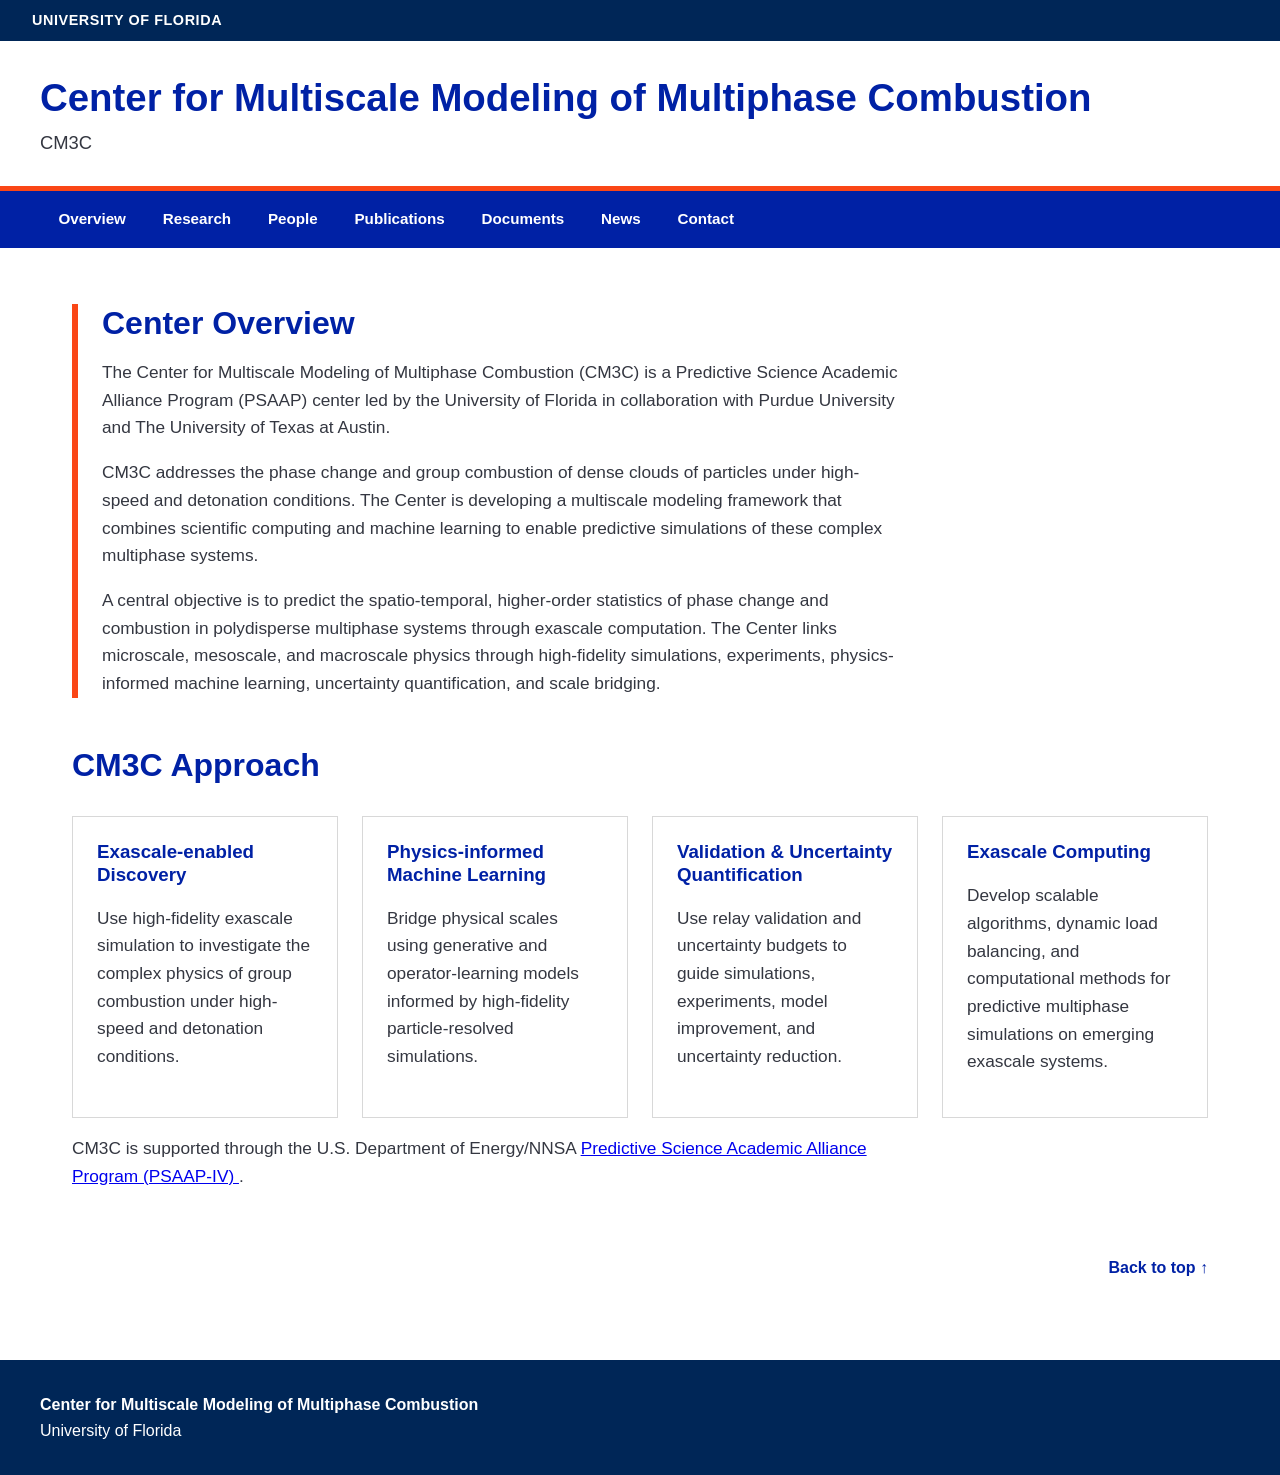
<file: index.html>
<!DOCTYPE html>
<html lang="en">

<head>
    <meta charset="UTF-8">
    <meta name="viewport" content="width=device-width, initial-scale=1.0">

    <title>Overview | CM3C | University of Florida</title>

    <link rel="stylesheet" href="css/style.css">
</head>

<body>

<div class="uf-bar">
    UNIVERSITY OF FLORIDA
</div>

<header>
    <div class="header-inner">

        <h1 class="center-name">
            Center for Multiscale Modeling of Multiphase Combustion
        </h1>

        <p class="center-acronym">
            CM3C
        </p>

    </div>
</header>


<nav aria-label="Main navigation">
    <div class="nav-inner">
        <a href="index.html">Overview</a>
        <a href="research.html">Research</a>
        <a href="people.html">People</a>
        <a href="publications.html">Publications</a>
        <a href="documents.html">Documents</a>
        <a href="news.html">News</a>
        <a href="contact.html">Contact</a>
    </div>
</nav>


<main>

<section class="intro">
    <h2>Center Overview</h2>

    <p>
        The Center for Multiscale Modeling of Multiphase Combustion
        (CM3C) is a Predictive Science Academic Alliance Program (PSAAP)
        center led by the University of Florida in collaboration with
        Purdue University and The University of Texas at Austin.
    </p>

    <p>
        CM3C addresses the phase change and group combustion of dense
        clouds of particles under high-speed and detonation conditions.
        The Center is developing a multiscale modeling framework that
        combines scientific computing and machine learning to enable
        predictive simulations of these complex multiphase systems.
    </p>

    <p>
        A central objective is to predict the spatio-temporal,
        higher-order statistics of phase change and combustion in
        polydisperse multiphase systems through exascale computation.
        The Center links microscale, mesoscale, and macroscale physics
        through high-fidelity simulations, experiments, physics-informed
        machine learning, uncertainty quantification, and scale bridging.
    </p>
</section>

<section>
    


<h2>CM3C Approach</h2>

    <div class="card-grid">

        <div class="card">
            <h3>Exascale-enabled Discovery</h3>
            <p>
                Use high-fidelity exascale simulation to investigate the
                complex physics of group combustion under high-speed and
                detonation conditions.
            </p>
        </div>

        <div class="card">
            <h3>Physics-informed Machine Learning</h3>
            <p>
                Bridge physical scales using generative and
                operator-learning models informed by high-fidelity
                particle-resolved simulations.
            </p>
        </div>

        <div class="card">
            <h3>Validation &amp; Uncertainty Quantification</h3>
            <p>
                Use relay validation and uncertainty budgets to guide
                simulations, experiments, model improvement, and
                uncertainty reduction.
            </p>
        </div>

        <div class="card">
            <h3>Exascale Computing</h3>
            <p>
                Develop scalable algorithms, dynamic load balancing,
                and computational methods for predictive multiphase
                simulations on emerging exascale systems.
            </p>
        </div>

    </div>

    <p class="psaap-link">
        CM3C is supported through the U.S. Department of Energy/NNSA
        <a href="https://psaap.llnl.gov/" target="_blank" rel="noopener noreferrer">
            Predictive Science Academic Alliance Program (PSAAP-IV)
        </a>.
    </p>

</section>

<div class="back-to-top">
    <a href="#">Back to top &uarr;</a>
</div>

</main>

<footer>
    <div class="footer-inner">
        <p>
            <strong>
                Center for Multiscale Modeling of Multiphase Combustion
            </strong><br>
            University of Florida
        </p>
    </div>
</footer>

</body>
</html>
</file>
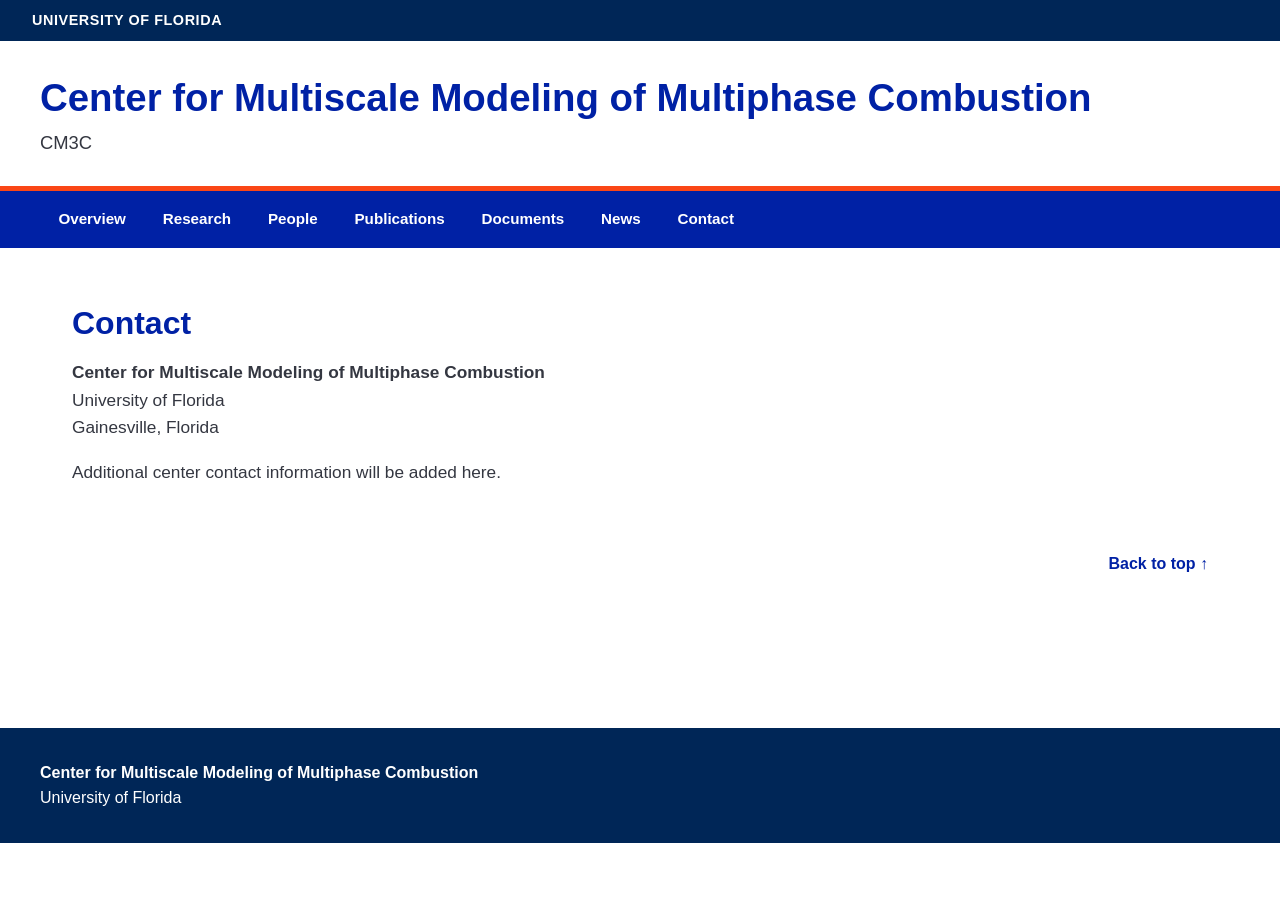
<file: contact.html>
<!DOCTYPE html>
<html lang="en">

<head>
    <meta charset="UTF-8">
    <meta name="viewport" content="width=device-width, initial-scale=1.0">

    <title>Contact | CM3C | University of Florida</title>

    <link rel="stylesheet" href="css/style.css">
</head>

<body>

<div class="uf-bar">
    UNIVERSITY OF FLORIDA
</div>

<header>
    <div class="header-inner">

        <h1 class="center-name">
            Center for Multiscale Modeling of Multiphase Combustion
        </h1>

        <p class="center-acronym">
            CM3C
        </p>

    </div>
</header>


<nav aria-label="Main navigation">
    <div class="nav-inner">
        <a href="index.html">Overview</a>
        <a href="research.html">Research</a>
        <a href="people.html">People</a>
        <a href="publications.html">Publications</a>
        <a href="documents.html">Documents</a>
        <a href="news.html">News</a>
        <a href="contact.html">Contact</a>
    </div>
</nav>


<main>

<h2>Contact</h2>

<p>
    <strong>
        Center for Multiscale Modeling of Multiphase Combustion
    </strong><br>
    University of Florida<br>
    Gainesville, Florida
</p>

<p>
    Additional center contact information will be added here.
</p>

<div class="back-to-top">
    <a href="#">Back to top &uarr;</a>
</div>

</main>

<footer>
    <div class="footer-inner">
        <p>
            <strong>
                Center for Multiscale Modeling of Multiphase Combustion
            </strong><br>
            University of Florida
        </p>
    </div>
</footer>

</body>
</html>
</file>
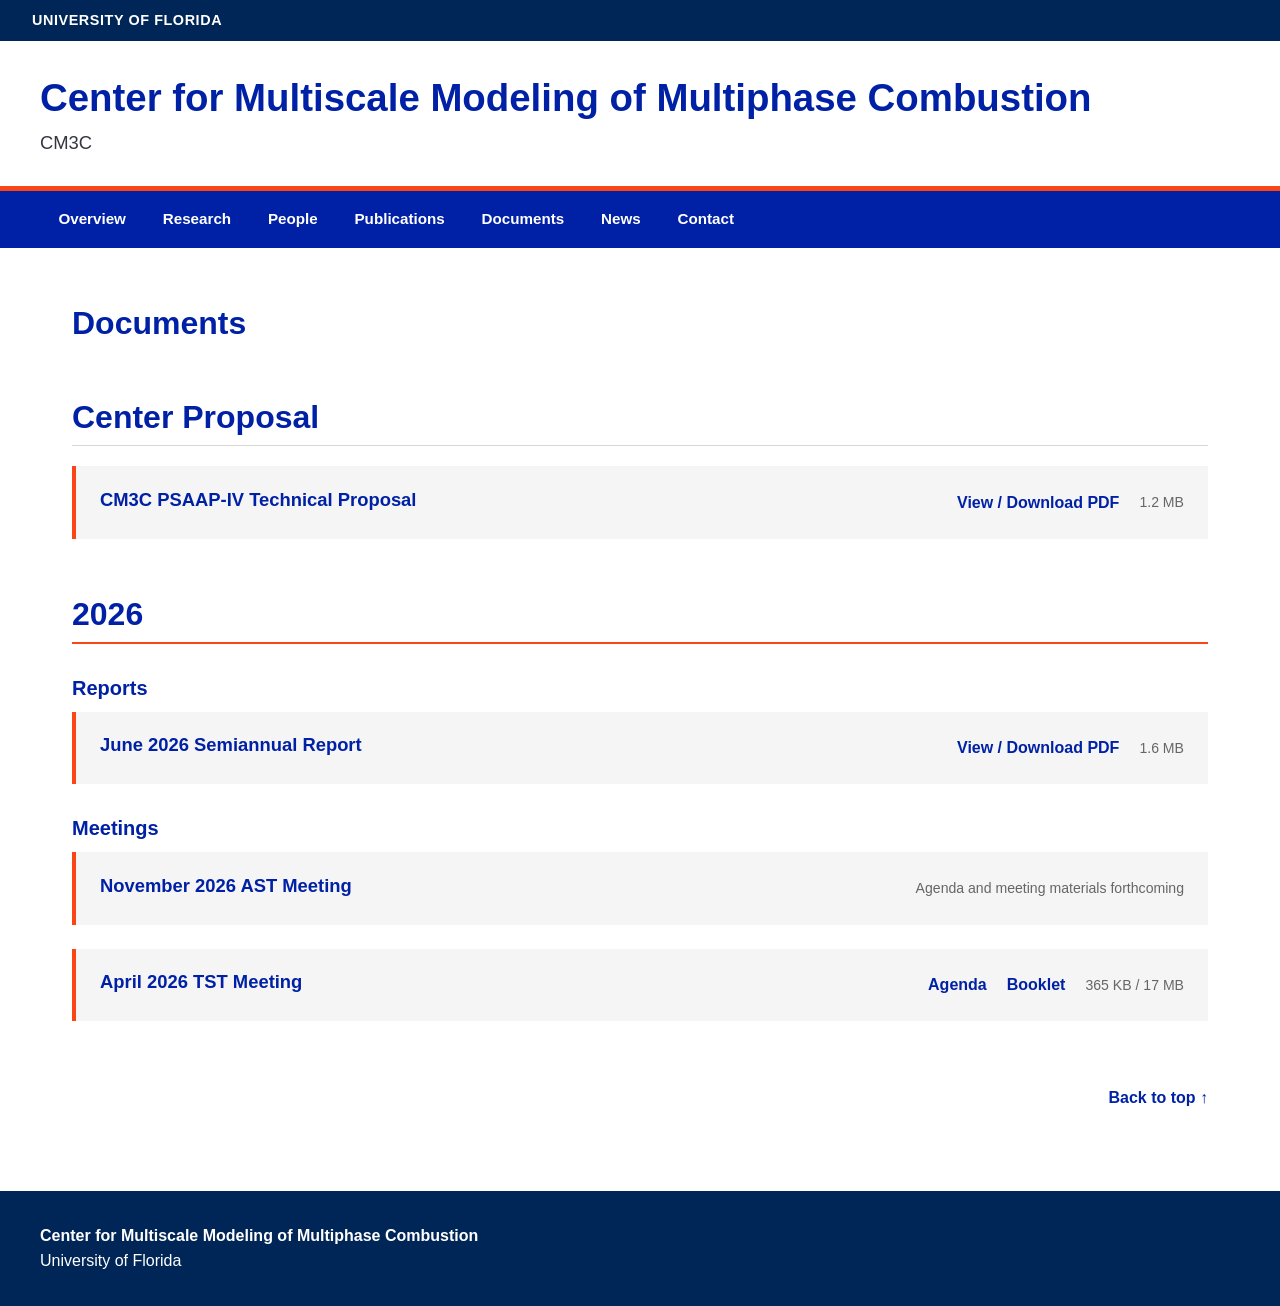
<file: documents.html>
<!DOCTYPE html>
<html lang="en">

<head>
    <meta charset="UTF-8">
    <meta name="viewport" content="width=device-width, initial-scale=1.0">

    <title>Documents | CM3C | University of Florida</title>

    <link rel="stylesheet" href="css/style.css">
</head>

<body>

<div class="uf-bar">
    UNIVERSITY OF FLORIDA
</div>

<header>
    <div class="header-inner">

        <h1 class="center-name">
            Center for Multiscale Modeling of Multiphase Combustion
        </h1>

        <p class="center-acronym">
            CM3C
        </p>

    </div>
</header>


<nav aria-label="Main navigation">
    <div class="nav-inner">
        <a href="index.html">Overview</a>
        <a href="research.html">Research</a>
        <a href="people.html">People</a>
        <a href="publications.html">Publications</a>
        <a href="documents.html">Documents</a>
        <a href="news.html">News</a>
        <a href="contact.html">Contact</a>
    </div>
</nav>


<main>

<h2>Documents</h2>


<section class="documents-section">

    <h2>Center Proposal</h2>

    <div class="document-entry">
        <div class="document-info">
            <h3>CM3C PSAAP-IV Technical Proposal</h3>
        </div>

        <div class="document-links">
            <a href="documents/proposal/CM3C_PSAAP4_Proposal.pdf">
                View / Download PDF
            </a>
            <span class="document-size">1.2 MB</span>
        </div>
    </div>

</section>


<section class="document-year">

    <h2>2026</h2>

    <h3 class="document-category">Reports</h3>

    <div class="document-entry">
        <div class="document-info">
            <h3>June 2026 Semiannual Report</h3>
        </div>

        <div class="document-links">
            <a href="documents/reports/CM3C_Semiannual_Report_June_2026.pdf">
                View / Download PDF
            </a>
            <span class="document-size">1.6 MB</span>
        </div>
    </div>


    <h3 class="document-category">Meetings</h3>

    <div class="document-entry">
        <div class="document-info">
            <h3>November 2026 AST Meeting</h3>
        </div>
        <div class="document-links">
            <span class="document-size">
                Agenda and meeting materials forthcoming
            </span>
        </div>
    </div>

    <div class="document-entry">
        <div class="document-info">
            <h3>April 2026 TST Meeting</h3>
        </div>

        <div class="document-links">
            <a href="documents/tst/CM3C_TST_April_2026_Agenda.pdf">
                Agenda
            </a>

            <a href="documents/tst/CM3C_TST_April_2026_Booklet.pdf">
                Booklet
            </a>

            <span class="document-size">365 KB / 17 MB</span>
        </div>
    </div>

</section>

<div class="back-to-top">
    <a href="#">Back to top &uarr;</a>
</div>

</main>

<footer>
    <div class="footer-inner">
        <p>
            <strong>
                Center for Multiscale Modeling of Multiphase Combustion
            </strong><br>
            University of Florida
        </p>
    </div>
</footer>

</body>
</html>
</file>
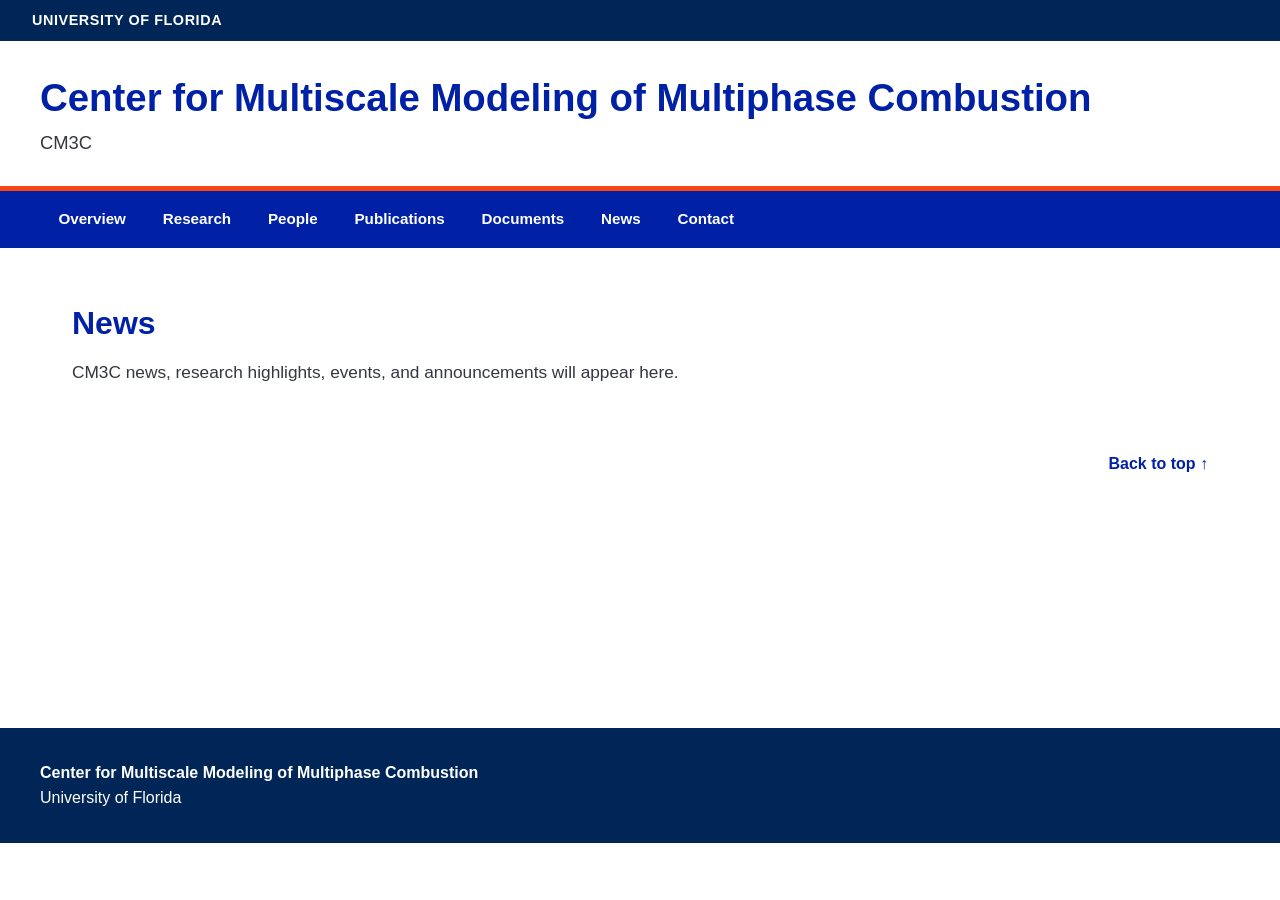
<file: news.html>
<!DOCTYPE html>
<html lang="en">

<head>
    <meta charset="UTF-8">
    <meta name="viewport" content="width=device-width, initial-scale=1.0">

    <title>News | CM3C | University of Florida</title>

    <link rel="stylesheet" href="css/style.css">
</head>

<body>

<div class="uf-bar">
    UNIVERSITY OF FLORIDA
</div>

<header>
    <div class="header-inner">

        <h1 class="center-name">
            Center for Multiscale Modeling of Multiphase Combustion
        </h1>

        <p class="center-acronym">
            CM3C
        </p>

    </div>
</header>


<nav aria-label="Main navigation">
    <div class="nav-inner">
        <a href="index.html">Overview</a>
        <a href="research.html">Research</a>
        <a href="people.html">People</a>
        <a href="publications.html">Publications</a>
        <a href="documents.html">Documents</a>
        <a href="news.html">News</a>
        <a href="contact.html">Contact</a>
    </div>
</nav>


<main>

<h2>News</h2>

<p>
    CM3C news, research highlights, events, and announcements
    will appear here.
</p>

<div class="back-to-top">
    <a href="#">Back to top &uarr;</a>
</div>

</main>

<footer>
    <div class="footer-inner">
        <p>
            <strong>
                Center for Multiscale Modeling of Multiphase Combustion
            </strong><br>
            University of Florida
        </p>
    </div>
</footer>

</body>
</html>
</file>
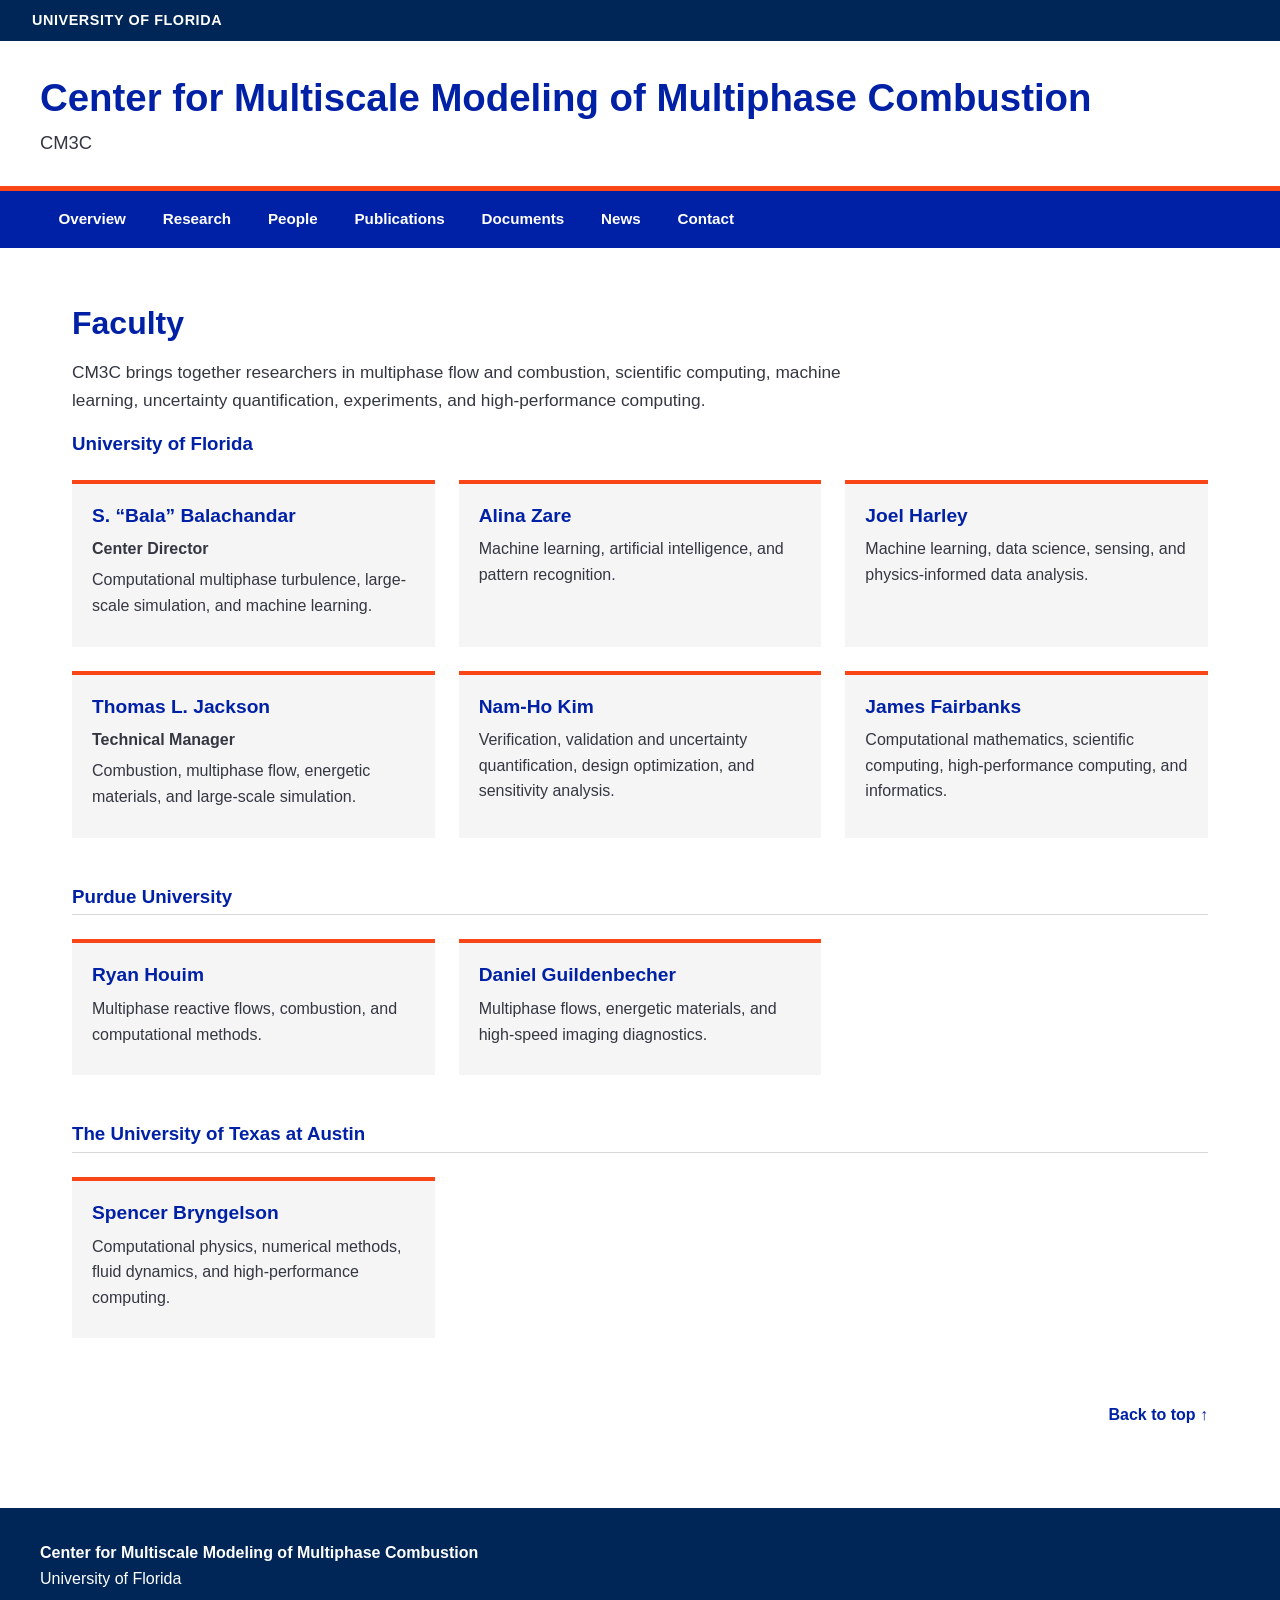
<file: people.html>
<!DOCTYPE html>
<html lang="en">

<head>
    <meta charset="UTF-8">
    <meta name="viewport" content="width=device-width, initial-scale=1.0">

    <title>People | CM3C | University of Florida</title>

    <link rel="stylesheet" href="css/style.css">
</head>

<body>

<div class="uf-bar">
    UNIVERSITY OF FLORIDA
</div>

<header>
    <div class="header-inner">

        <h1 class="center-name">
            Center for Multiscale Modeling of Multiphase Combustion
        </h1>

        <p class="center-acronym">
            CM3C
        </p>

    </div>
</header>


<nav aria-label="Main navigation">
    <div class="nav-inner">
        <a href="index.html">Overview</a>
        <a href="research.html">Research</a>
        <a href="people.html">People</a>
        <a href="publications.html">Publications</a>
        <a href="documents.html">Documents</a>
        <a href="news.html">News</a>
        <a href="contact.html">Contact</a>
    </div>
</nav>


<main>

<h2>Faculty</h2>

<p>
    CM3C brings together researchers in multiphase flow and combustion,
    scientific computing, machine learning, uncertainty quantification,
    experiments, and high-performance computing.
</p>

<h3>University of Florida</h3>

<div class="people-grid">

    <div class="person">
        <h3>S. “Bala” Balachandar</h3>
        <p class="person-role">Center Director</p>
        <p>
            Computational multiphase turbulence, large-scale simulation,
            and machine learning.
        </p>
    </div>

    <div class="person">
        <h3>Alina Zare</h3>
        <p>
            Machine learning, artificial intelligence, and
            pattern recognition.
        </p>
    </div>

    <div class="person">
        <h3>Joel Harley</h3>
        <p>
            Machine learning, data science, sensing, and
            physics-informed data analysis.
        </p>
    </div>

    <div class="person">
        <h3>Thomas L. Jackson</h3>
        <p class="person-role">Technical Manager</p>
        <p>
            Combustion, multiphase flow, energetic materials,
            and large-scale simulation.
        </p>
    </div>

    <div class="person">
        <h3>Nam-Ho Kim</h3>
        <p>
            Verification, validation and uncertainty quantification,
            design optimization, and sensitivity analysis.
        </p>
    </div>

    <div class="person">
        <h3>James Fairbanks</h3>
        <p>
            Computational mathematics, scientific computing,
            high-performance computing, and informatics.
        </p>
    </div>

</div>


<h3 class="institution-heading">Purdue University</h3>

<div class="people-grid">

    <div class="person">
        <h3>Ryan Houim</h3>
        <p>
            Multiphase reactive flows, combustion,
            and computational methods.
        </p>
    </div>

    <div class="person">
        <h3>Daniel Guildenbecher</h3>
        <p>
            Multiphase flows, energetic materials,
            and high-speed imaging diagnostics.
        </p>
    </div>

</div>


<h3 class="institution-heading">The University of Texas at Austin</h3>

<div class="people-grid">

    <div class="person">
        <h3>Spencer Bryngelson</h3>
        <p>
            Computational physics, numerical methods,
            fluid dynamics, and high-performance computing.
        </p>
    </div>

</div>

<div class="back-to-top">
    <a href="#">Back to top &uarr;</a>
</div>

</main>

<footer>
    <div class="footer-inner">
        <p>
            <strong>
                Center for Multiscale Modeling of Multiphase Combustion
            </strong><br>
            University of Florida
        </p>
    </div>
</footer>

</body>
</html>
</file>
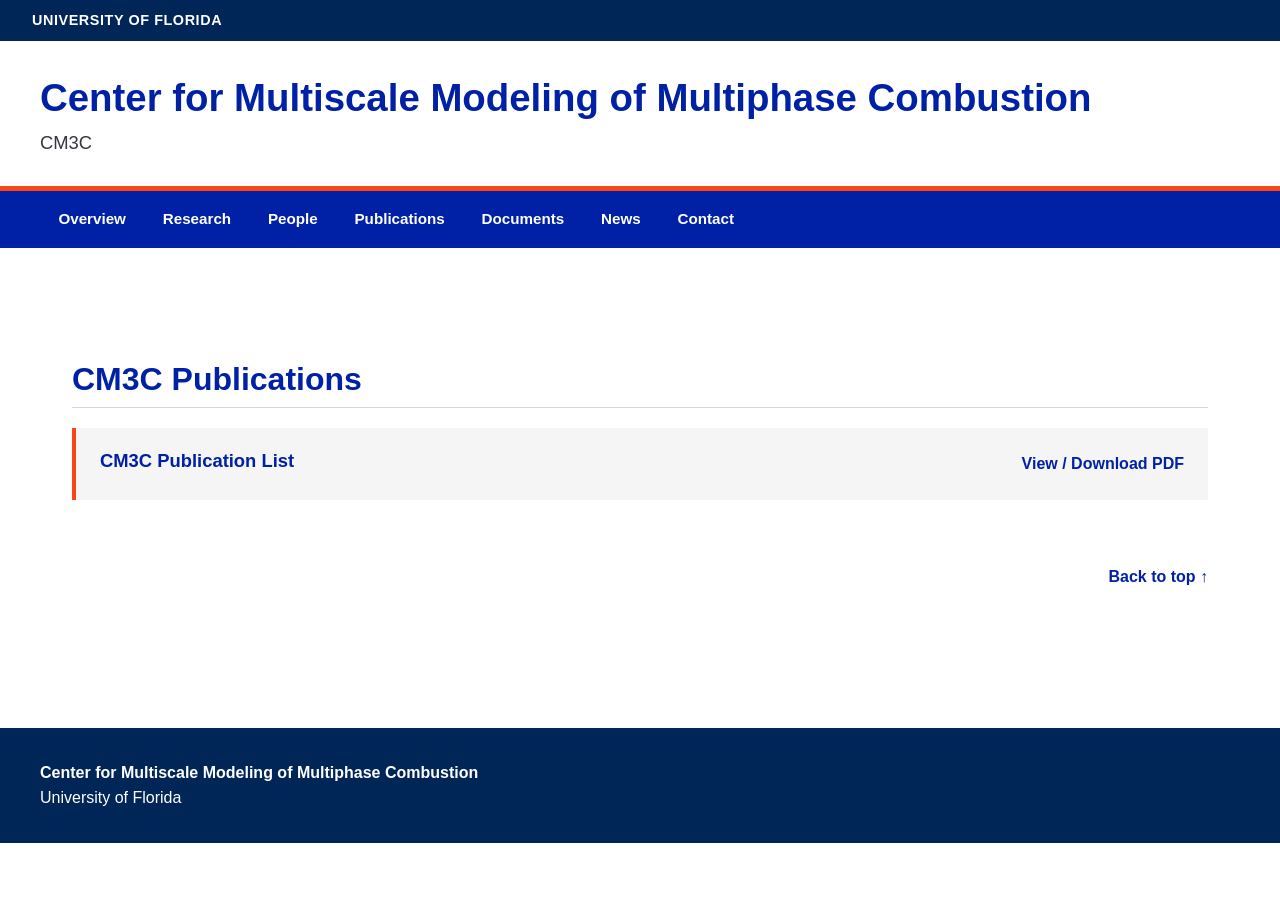
<file: publications.html>
<!DOCTYPE html>
<html lang="en">

<head>
    <meta charset="UTF-8">
    <meta name="viewport" content="width=device-width, initial-scale=1.0">

    <title>Publications | CM3C | University of Florida</title>

    <link rel="stylesheet" href="css/style.css">
</head>

<body>

<div class="uf-bar">
    UNIVERSITY OF FLORIDA
</div>

<header>
    <div class="header-inner">

        <h1 class="center-name">
            Center for Multiscale Modeling of Multiphase Combustion
        </h1>

        <p class="center-acronym">
            CM3C
        </p>

    </div>
</header>


<nav aria-label="Main navigation">
    <div class="nav-inner">
        <a href="index.html">Overview</a>
        <a href="research.html">Research</a>
        <a href="people.html">People</a>
        <a href="publications.html">Publications</a>
        <a href="documents.html">Documents</a>
        <a href="news.html">News</a>
        <a href="contact.html">Contact</a>
    </div>
</nav>


<main>

<section class="documents-section">

    <h2>CM3C Publications</h2>

    <div class="document-entry">

        <div class="document-info">
            <h3>CM3C Publication List</h3>
        </div>

        <div class="document-links">
            <a href="documents/publications/CM3C_Publications.pdf">
                View / Download PDF
            </a>
        </div>

    </div>

</section>

<div class="back-to-top">
    <a href="#">Back to top &uarr;</a>
</div>

</main>

<footer>
    <div class="footer-inner">
        <p>
            <strong>
                Center for Multiscale Modeling of Multiphase Combustion
            </strong><br>
            University of Florida
        </p>
    </div>
</footer>

</body>
</html>
</file>
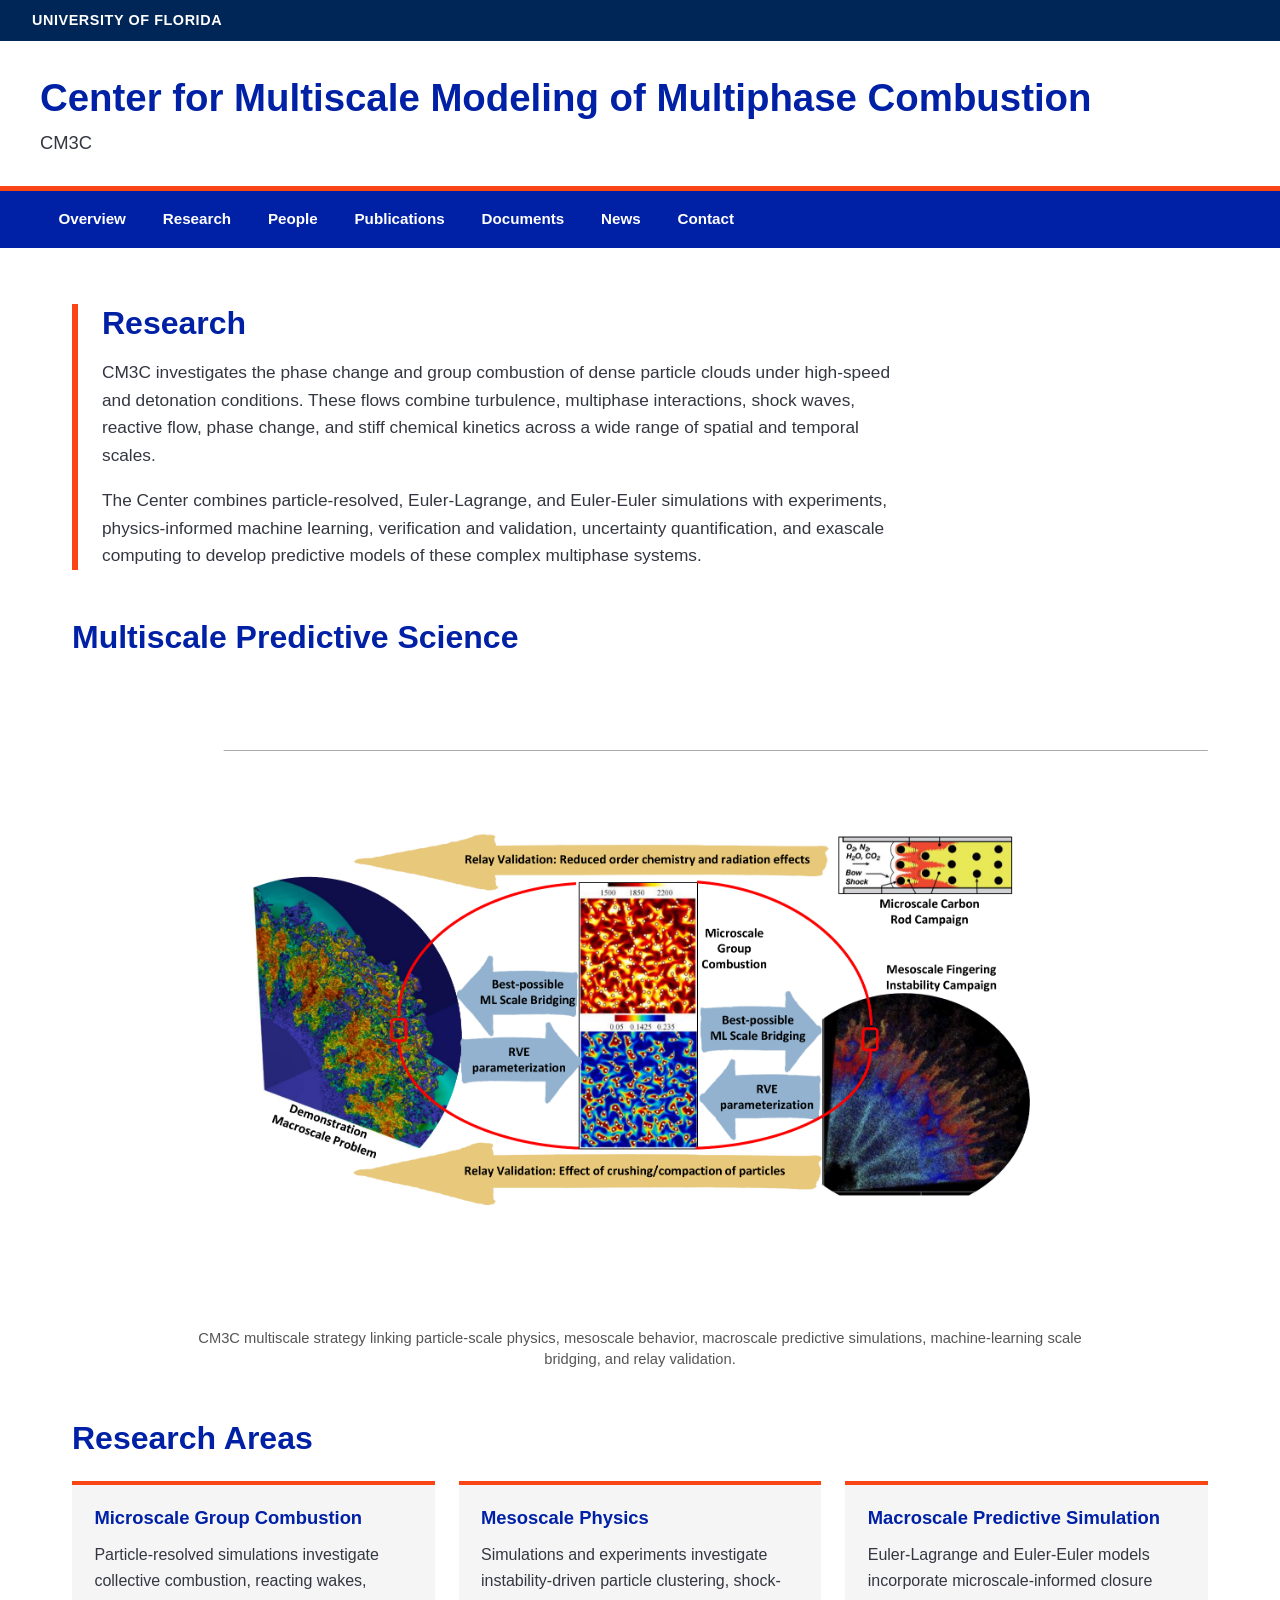
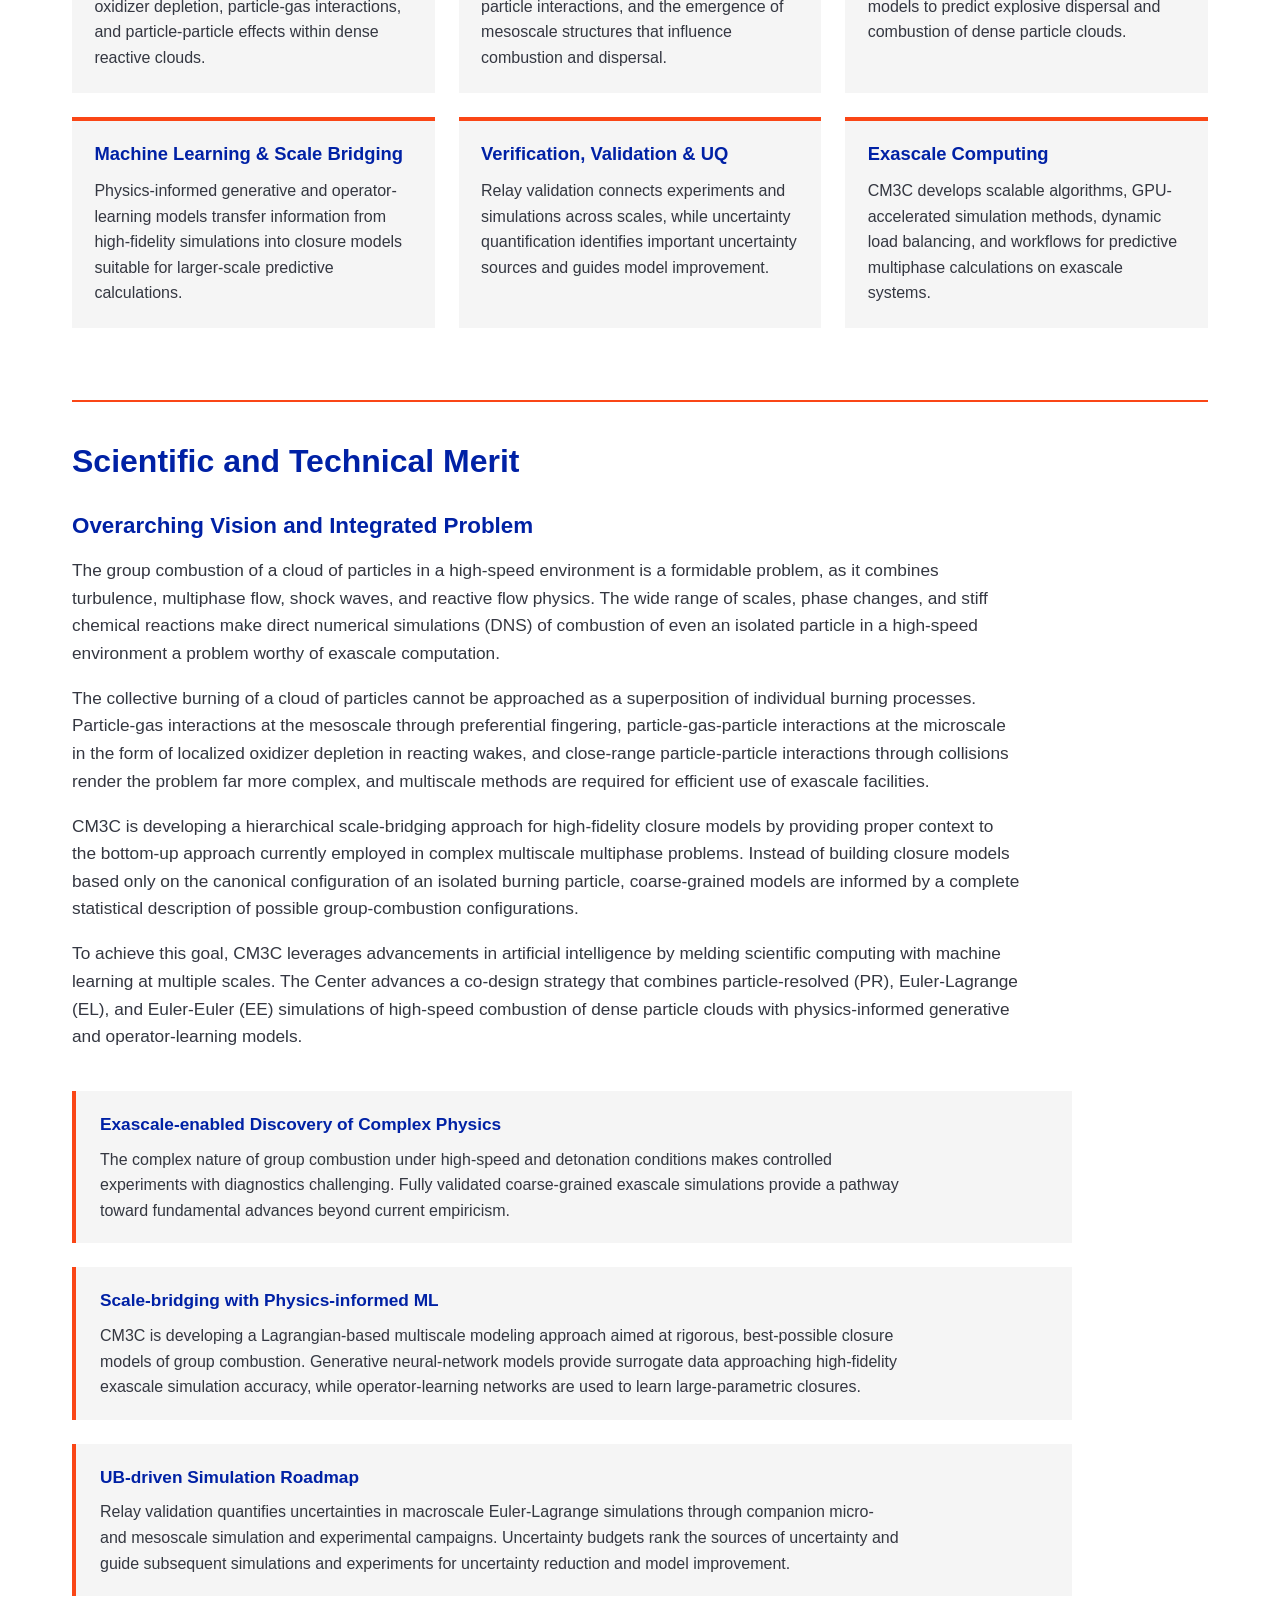
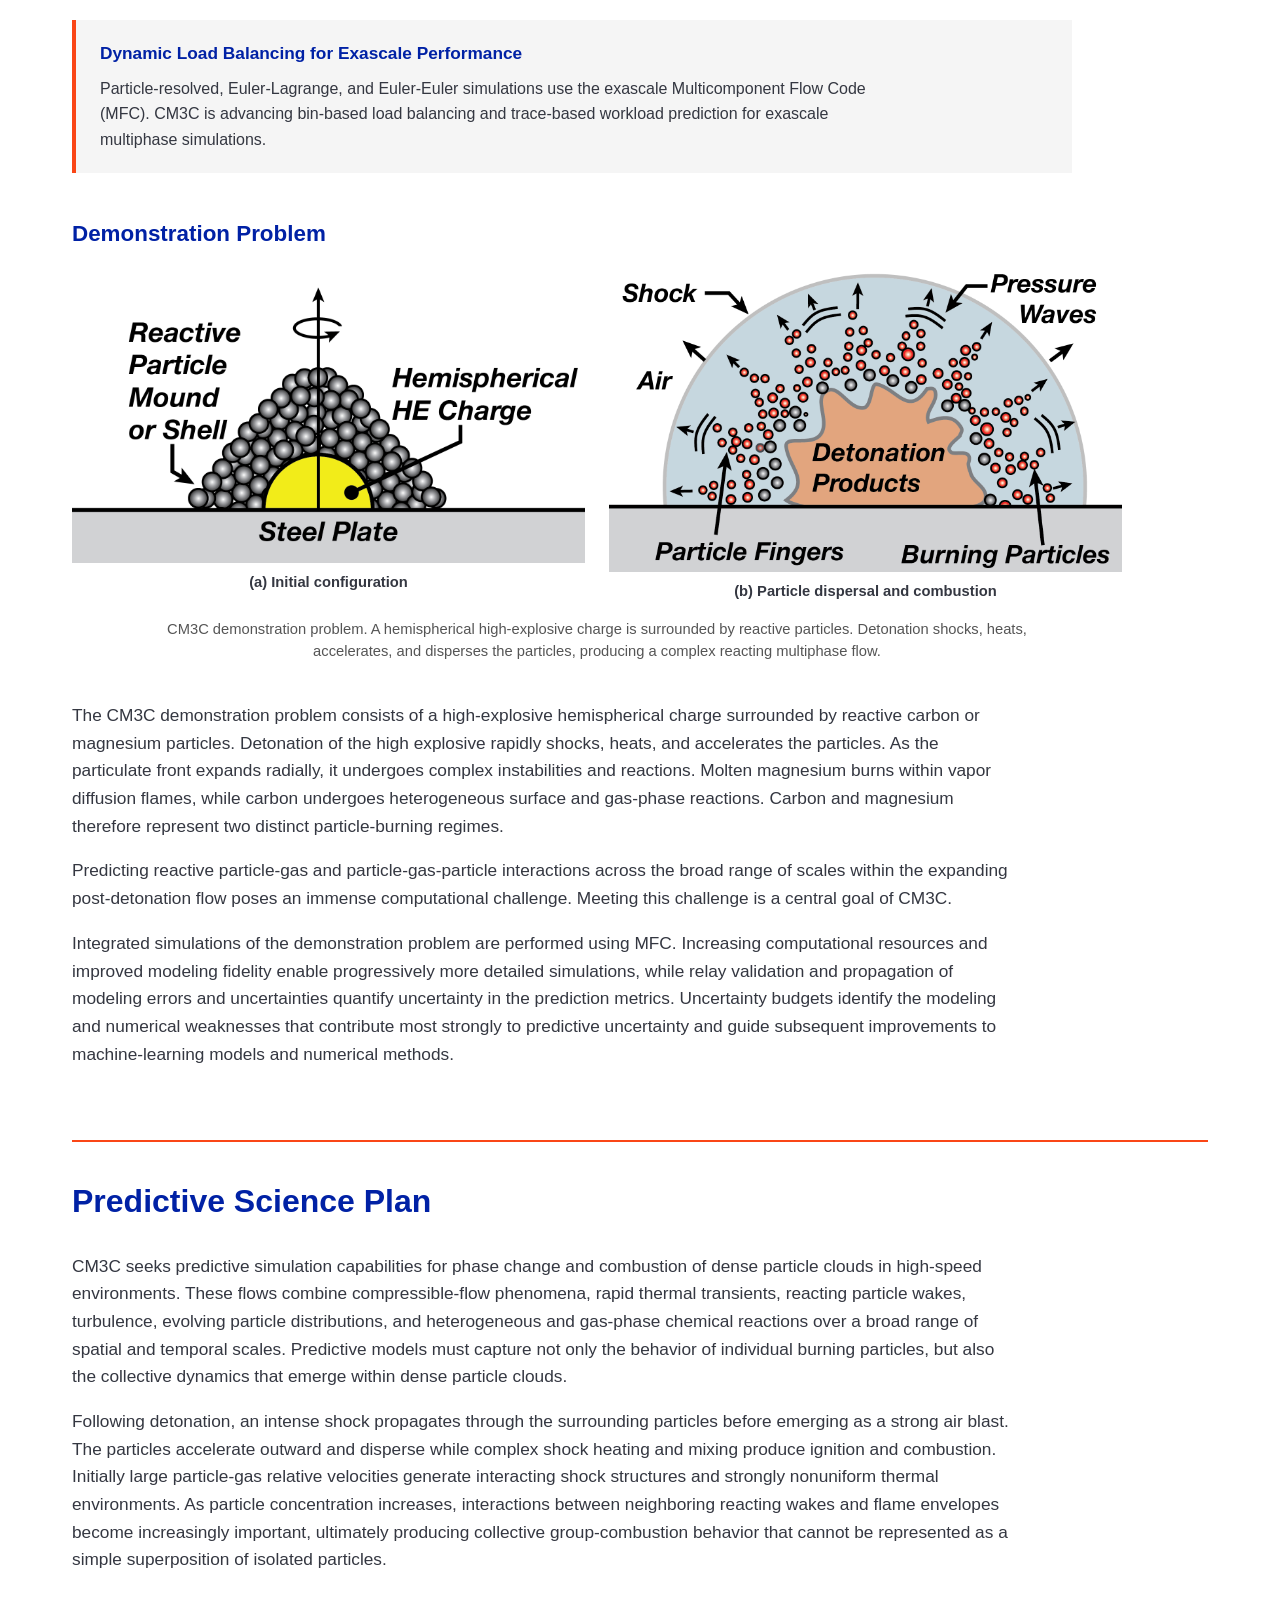
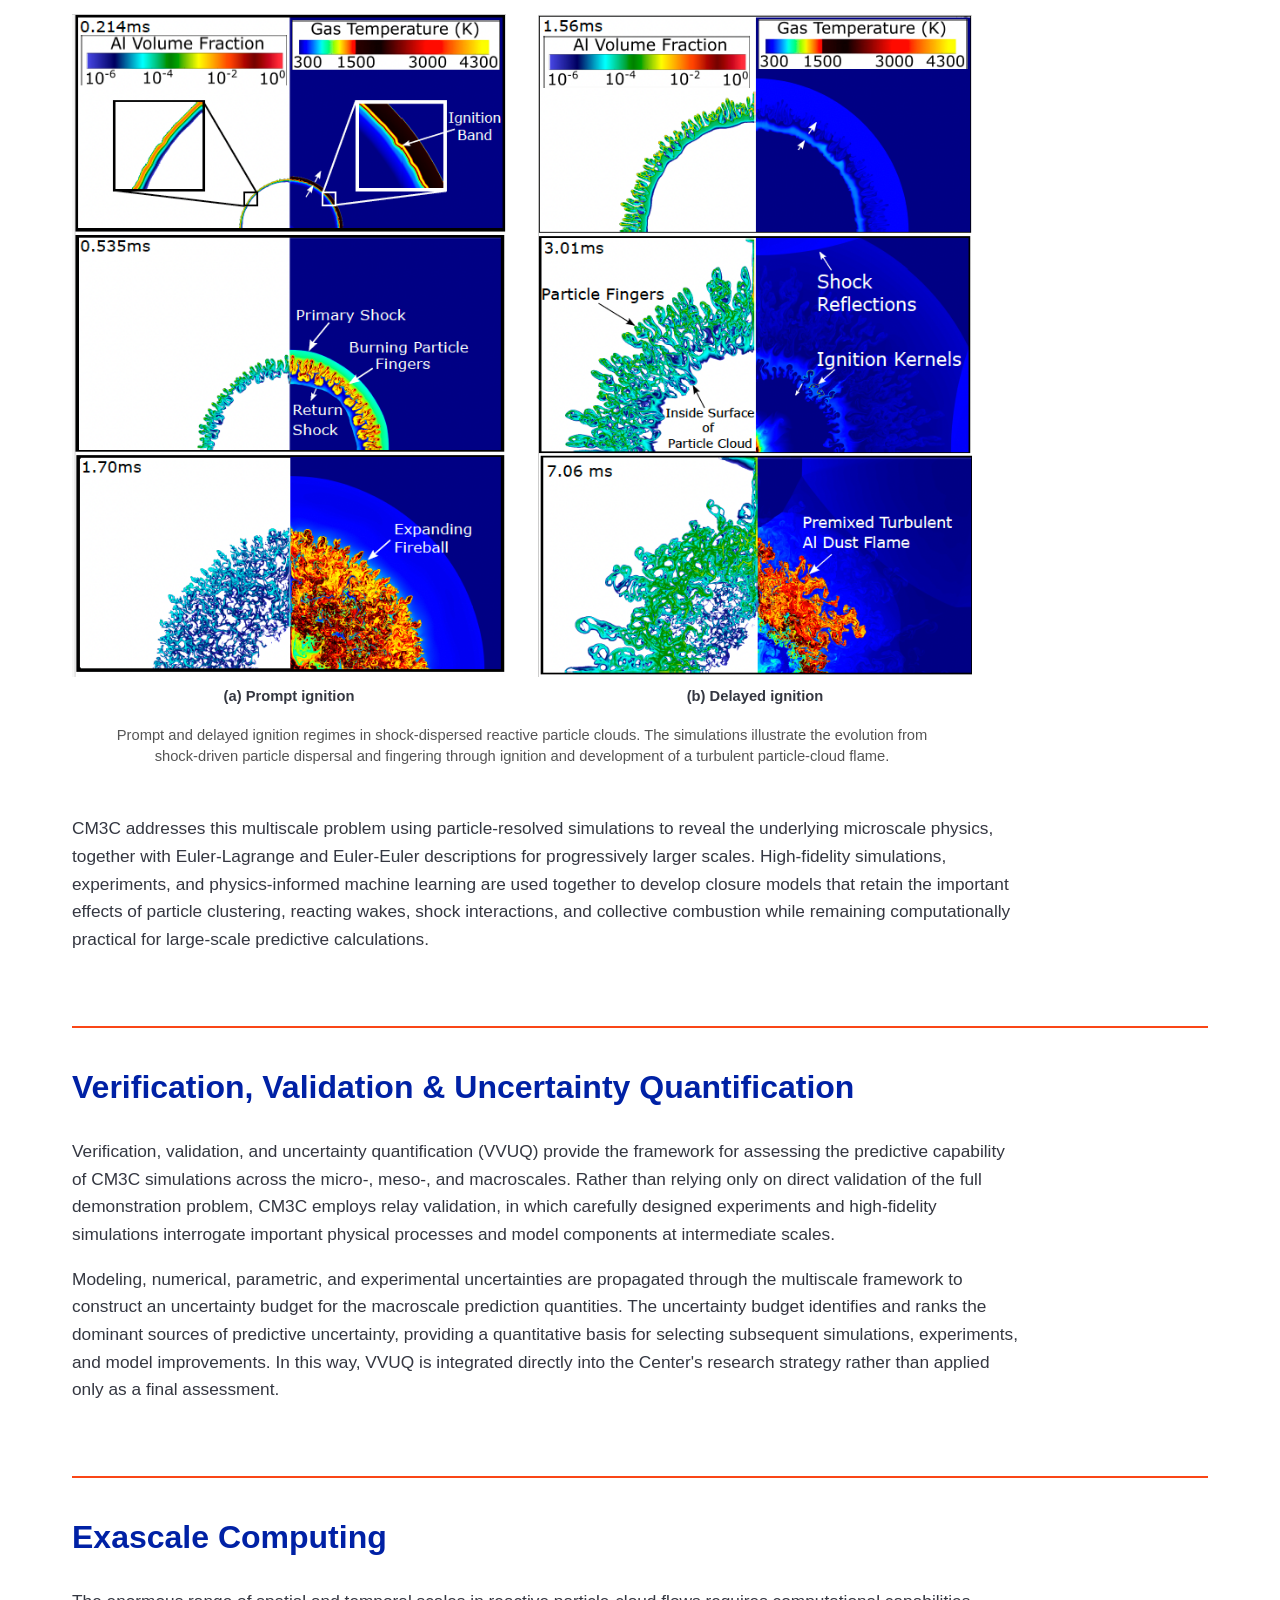
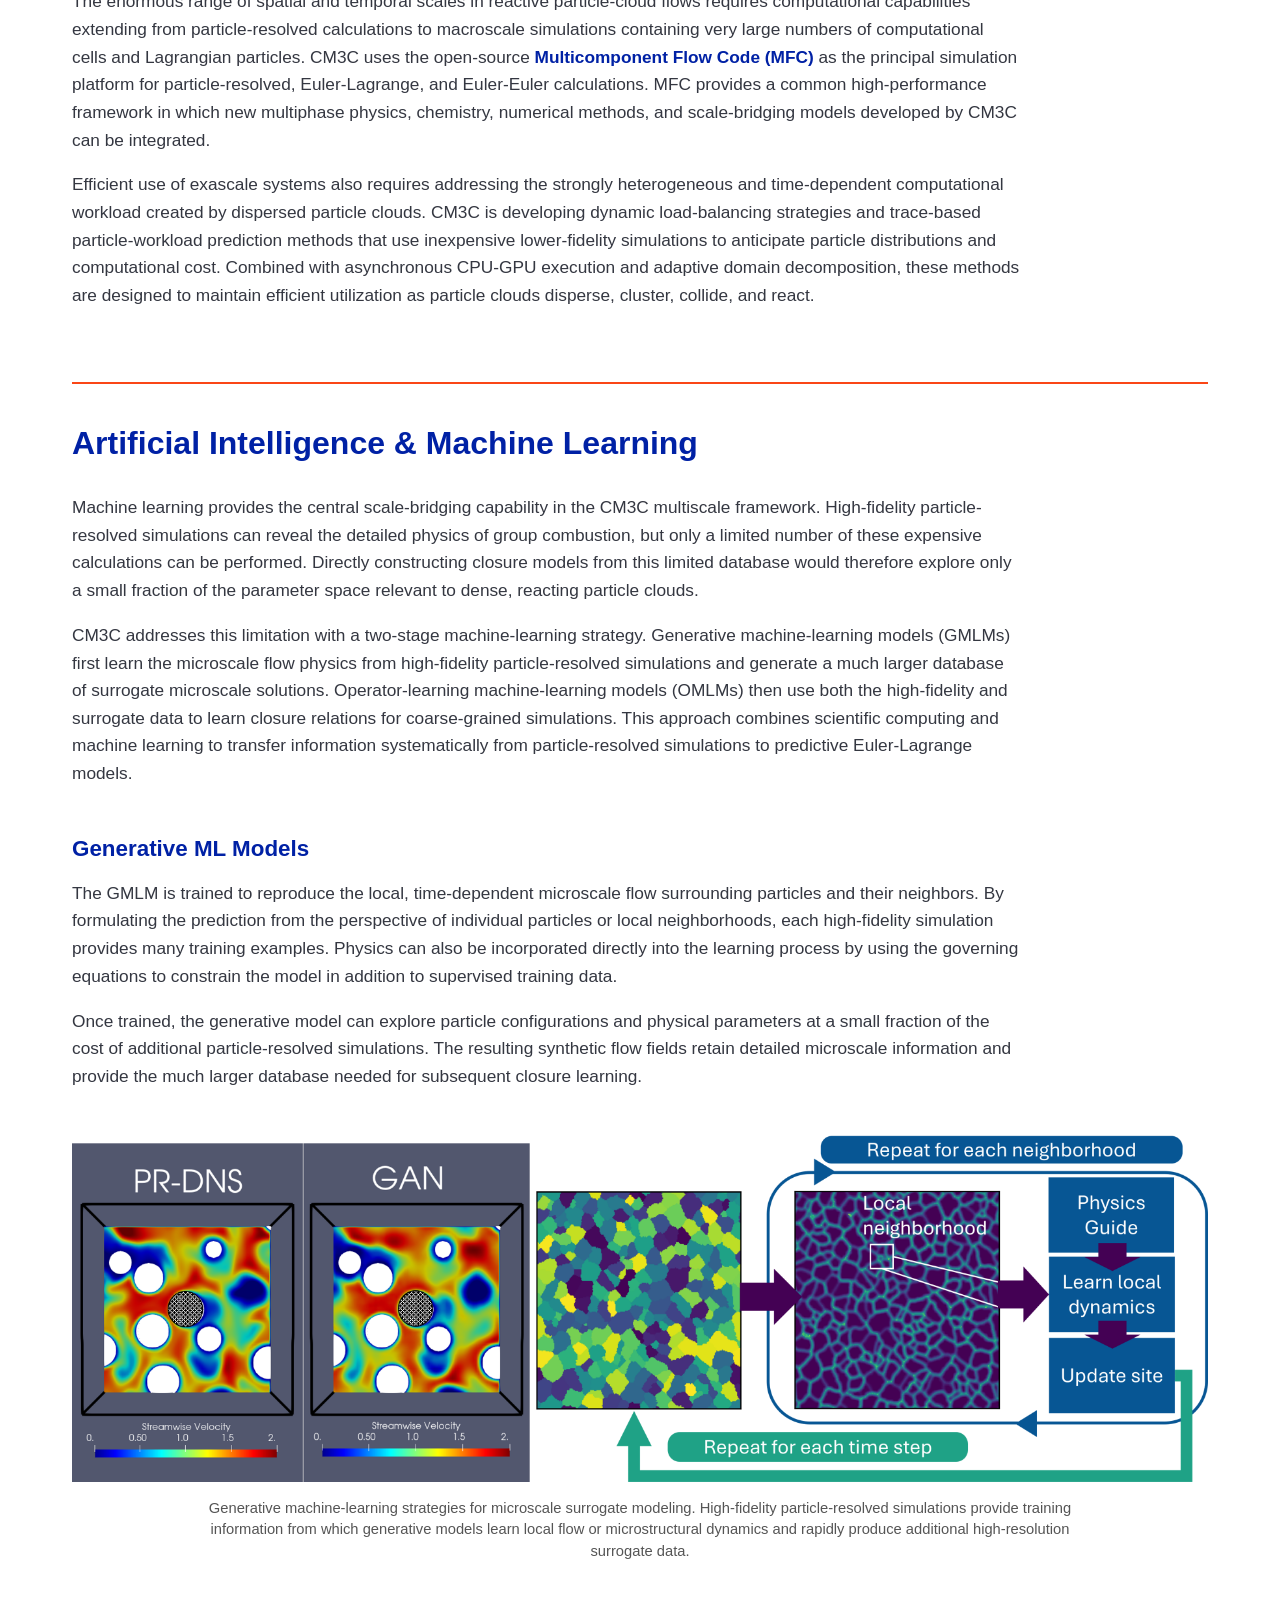
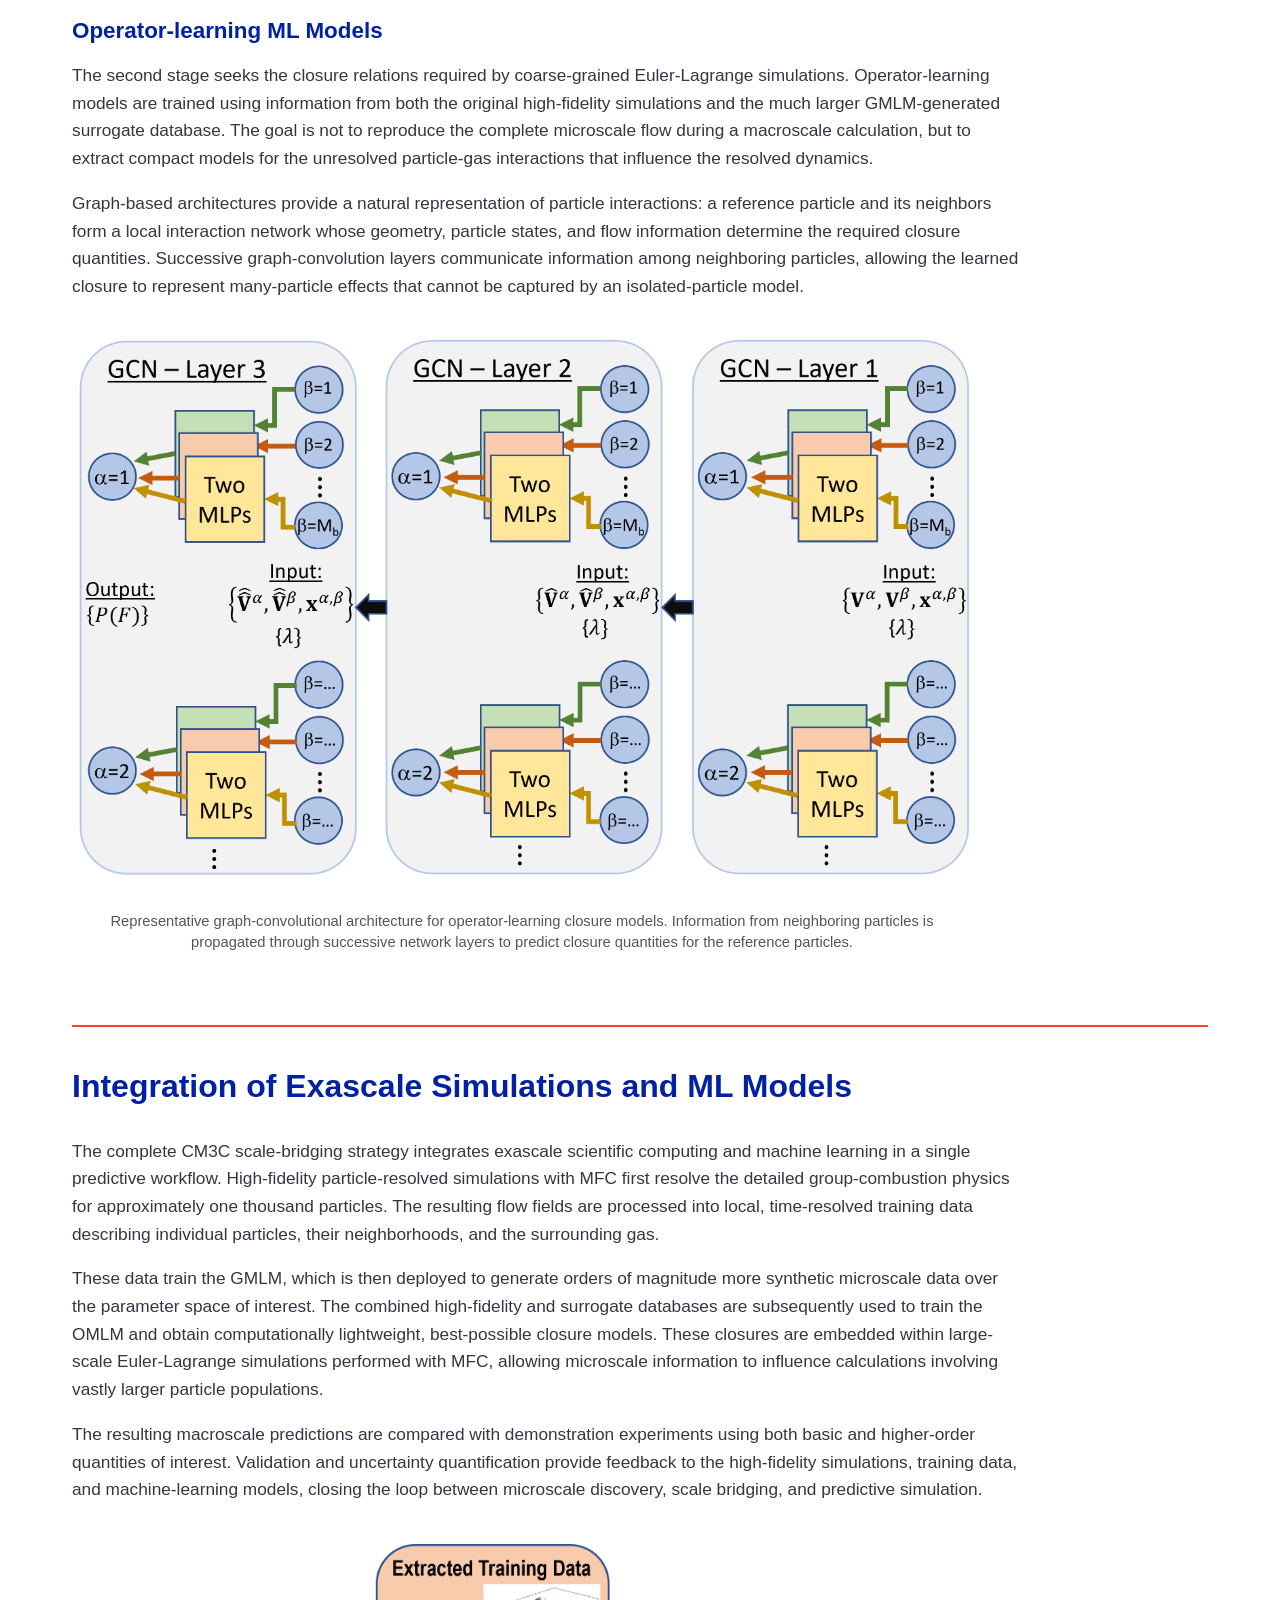
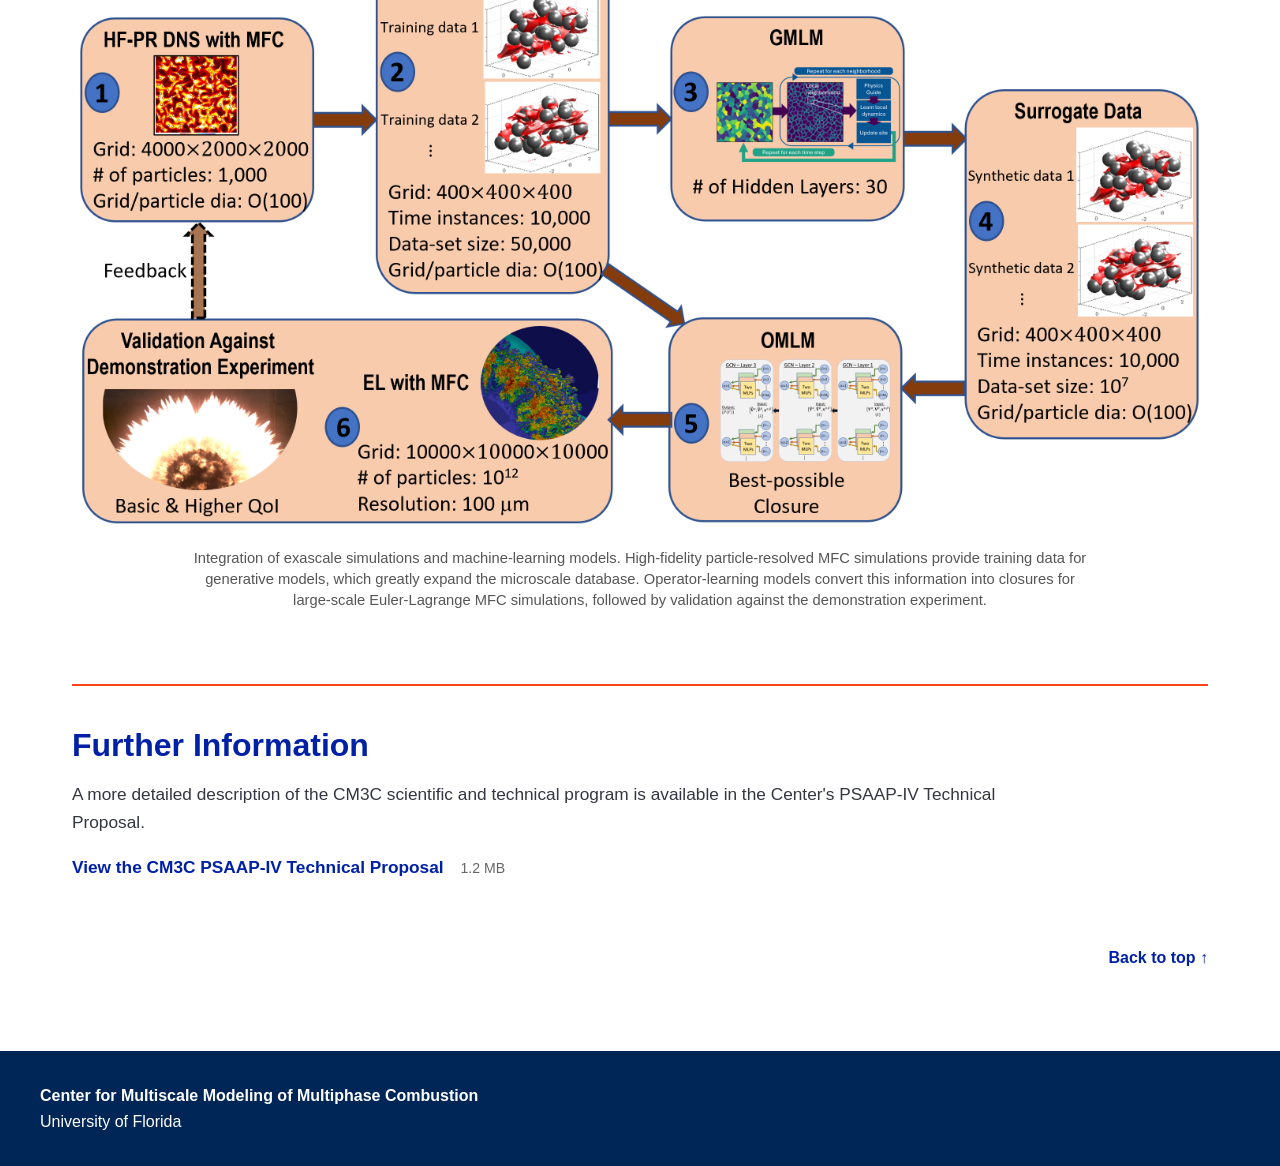
<file: research.html>
<!DOCTYPE html>
<html lang="en">

<head>
    <meta charset="UTF-8">
    <meta name="viewport" content="width=device-width, initial-scale=1.0">

    <title>Research | CM3C | University of Florida</title>

    <link rel="stylesheet" href="css/style.css">
</head>

<body>

<div class="uf-bar">
    UNIVERSITY OF FLORIDA
</div>

<header>
    <div class="header-inner">

        <h1 class="center-name">
            Center for Multiscale Modeling of Multiphase Combustion
        </h1>

        <p class="center-acronym">
            CM3C
        </p>

    </div>
</header>


<nav aria-label="Main navigation">
    <div class="nav-inner">
        <a href="index.html">Overview</a>
        <a href="research.html">Research</a>
        <a href="people.html">People</a>
        <a href="publications.html">Publications</a>
        <a href="documents.html">Documents</a>
        <a href="news.html">News</a>
        <a href="contact.html">Contact</a>
    </div>
</nav>


<main>

<section class="intro">
    <h2>Research</h2>

    <p>
        CM3C investigates the phase change and group combustion of dense
        particle clouds under high-speed and detonation conditions.
        These flows combine turbulence, multiphase interactions, shock
        waves, reactive flow, phase change, and stiff chemical kinetics
        across a wide range of spatial and temporal scales.
    </p>

    <p>
        The Center combines particle-resolved, Euler-Lagrange, and
        Euler-Euler simulations with experiments, physics-informed
        machine learning, verification and validation, uncertainty
        quantification, and exascale computing to develop predictive
        models of these complex multiphase systems.
    </p>
</section>


<section class="research-framework">

    <h2>Multiscale Predictive Science</h2>

    <figure class="research-figure">
        <img
            src="images/cm3c-multiscale-framework.png"
            alt="CM3C multiscale modeling framework connecting the macroscale
                 demonstration problem, microscale group combustion,
                 mesoscale experiments, machine-learning scale bridging,
                 and relay validation."
        >

        <figcaption>
            CM3C multiscale strategy linking particle-scale physics,
            mesoscale behavior, macroscale predictive simulations,
            machine-learning scale bridging, and relay validation.
        </figcaption>
    </figure>

</section>


<section class="research-areas">

    <h2>Research Areas</h2>

    <div class="research-grid">

        <div class="research-card">
            <h3>Microscale Group Combustion</h3>
            <p>
                Particle-resolved simulations investigate collective
                combustion, reacting wakes, oxidizer depletion,
                particle-gas interactions, and particle-particle
                effects within dense reactive clouds.
            </p>
        </div>

        <div class="research-card">
            <h3>Mesoscale Physics</h3>
            <p>
                Simulations and experiments investigate instability-driven
                particle clustering, shock-particle interactions, and the
                emergence of mesoscale structures that influence
                combustion and dispersal.
            </p>
        </div>

        <div class="research-card">
            <h3>Macroscale Predictive Simulation</h3>
            <p>
                Euler-Lagrange and Euler-Euler models incorporate
                microscale-informed closure models to predict explosive
                dispersal and combustion of dense particle clouds.
            </p>
        </div>

        <div class="research-card">
            <h3>Machine Learning &amp; Scale Bridging</h3>
            <p>
                Physics-informed generative and operator-learning models
                transfer information from high-fidelity simulations into
                closure models suitable for larger-scale predictive
                calculations.
            </p>
        </div>

        <div class="research-card">
            <h3>Verification, Validation &amp; UQ</h3>
            <p>
                Relay validation connects experiments and simulations
                across scales, while uncertainty quantification identifies
                important uncertainty sources and guides model improvement.
            </p>
        </div>

        <div class="research-card">
            <h3>Exascale Computing</h3>
            <p>
                CM3C develops scalable algorithms, GPU-accelerated
                simulation methods, dynamic load balancing, and workflows
                for predictive multiphase calculations on exascale systems.
            </p>
        </div>

    </div>

</section>



<section class="technical-merit">

    <h2>Scientific and Technical Merit</h2>

    <h3>Overarching Vision and Integrated Problem</h3>

    <p>
        The group combustion of a cloud of particles in a high-speed
        environment is a formidable problem, as it combines turbulence,
        multiphase flow, shock waves, and reactive flow physics. The wide
        range of scales, phase changes, and stiff chemical reactions make
        direct numerical simulations (DNS) of combustion of even an isolated
        particle in a high-speed environment a problem worthy of exascale
        computation.
    </p>

    <p>
        The collective burning of a cloud of particles cannot be approached
        as a superposition of individual burning processes. Particle-gas
        interactions at the mesoscale through preferential fingering,
        particle-gas-particle interactions at the microscale in the form of
        localized oxidizer depletion in reacting wakes, and close-range
        particle-particle interactions through collisions render the problem
        far more complex, and multiscale methods are required for efficient
        use of exascale facilities.
    </p>

    <p>
        CM3C is developing a hierarchical scale-bridging approach for
        high-fidelity closure models by providing proper context to the
        bottom-up approach currently employed in complex multiscale
        multiphase problems. Instead of building closure models based only
        on the canonical configuration of an isolated burning particle,
        coarse-grained models are informed by a complete statistical
        description of possible group-combustion configurations.
    </p>

    <p>
        To achieve this goal, CM3C leverages advancements in artificial
        intelligence by melding scientific computing with machine learning
        at multiple scales. The Center advances a co-design strategy that
        combines particle-resolved (PR), Euler-Lagrange (EL), and
        Euler-Euler (EE) simulations of high-speed combustion of dense
        particle clouds with physics-informed generative and
        operator-learning models.
    </p>

    <div class="vision-list">

        <div class="vision-item">
            <h4>Exascale-enabled Discovery of Complex Physics</h4>
            <p>
                The complex nature of group combustion under high-speed and
                detonation conditions makes controlled experiments with
                diagnostics challenging. Fully validated coarse-grained
                exascale simulations provide a pathway toward fundamental
                advances beyond current empiricism.
            </p>
        </div>

        <div class="vision-item">
            <h4>Scale-bridging with Physics-informed ML</h4>
            <p>
                CM3C is developing a Lagrangian-based multiscale modeling
                approach aimed at rigorous, best-possible closure models of
                group combustion. Generative neural-network models provide
                surrogate data approaching high-fidelity exascale simulation
                accuracy, while operator-learning networks are used to learn
                large-parametric closures.
            </p>
        </div>

        <div class="vision-item">
            <h4>UB-driven Simulation Roadmap</h4>
            <p>
                Relay validation quantifies uncertainties in macroscale
                Euler-Lagrange simulations through companion micro- and
                mesoscale simulation and experimental campaigns. Uncertainty
                budgets rank the sources of uncertainty and guide subsequent
                simulations and experiments for uncertainty reduction and
                model improvement.
            </p>
        </div>

        <div class="vision-item">
            <h4>Dynamic Load Balancing for Exascale Performance</h4>
            <p>
                Particle-resolved, Euler-Lagrange, and Euler-Euler
                simulations use the exascale Multicomponent Flow Code (MFC).
                CM3C is advancing bin-based load balancing and trace-based
                workload prediction for exascale multiphase simulations.
            </p>
        </div>

    </div>

    <h3 class="demonstration-heading">Demonstration Problem</h3>

    <figure class="demonstration-figure">
        <div class="demonstration-images">

            <div>
                <img src="images/Fig_Macro_Init.png"
                     alt="Initial CM3C demonstration problem showing a hemispherical high-explosive charge surrounded by a mound of reactive particles.">
                <p class="figure-panel-label">(a) Initial configuration</p>
            </div>

            <div>
                <img src="images/Fig_Macro_Later.png"
                     alt="Later stage of the CM3C demonstration problem showing shocked, dispersed, and burning reactive particles.">
                <p class="figure-panel-label">(b) Particle dispersal and combustion</p>
            </div>

        </div>

        <figcaption>
            CM3C demonstration problem. A hemispherical high-explosive charge
            is surrounded by reactive particles. Detonation shocks, heats,
            accelerates, and disperses the particles, producing a complex
            reacting multiphase flow.
        </figcaption>
    </figure>


    <p>
        The CM3C demonstration problem consists of a high-explosive
        hemispherical charge surrounded by reactive carbon or magnesium
        particles. Detonation of the high explosive rapidly shocks, heats,
        and accelerates the particles. As the particulate front expands
        radially, it undergoes complex instabilities and reactions. Molten
        magnesium burns within vapor diffusion flames, while carbon undergoes
        heterogeneous surface and gas-phase reactions. Carbon and magnesium
        therefore represent two distinct particle-burning regimes.
    </p>

    <p>
        Predicting reactive particle-gas and particle-gas-particle
        interactions across the broad range of scales within the expanding
        post-detonation flow poses an immense computational challenge.
        Meeting this challenge is a central goal of CM3C.
    </p>

    <p>
        Integrated simulations of the demonstration problem are performed
        using MFC. Increasing computational resources and improved modeling
        fidelity enable progressively more detailed simulations, while relay
        validation and propagation of modeling errors and uncertainties
        quantify uncertainty in the prediction metrics. Uncertainty budgets
        identify the modeling and numerical weaknesses that contribute most
        strongly to predictive uncertainty and guide subsequent improvements
        to machine-learning models and numerical methods.
    </p>

</section>



<section class="predictive-science">

    <h2>Predictive Science Plan</h2>

    <p>
        CM3C seeks predictive simulation capabilities for phase change and
        combustion of dense particle clouds in high-speed environments.
        These flows combine compressible-flow phenomena, rapid thermal
        transients, reacting particle wakes, turbulence, evolving particle
        distributions, and heterogeneous and gas-phase chemical reactions
        over a broad range of spatial and temporal scales. Predictive models
        must capture not only the behavior of individual burning particles,
        but also the collective dynamics that emerge within dense particle
        clouds.
    </p>

    <p>
        Following detonation, an intense shock propagates through the
        surrounding particles before emerging as a strong air blast. The
        particles accelerate outward and disperse while complex shock heating
        and mixing produce ignition and combustion. Initially large
        particle-gas relative velocities generate interacting shock
        structures and strongly nonuniform thermal environments. As particle
        concentration increases, interactions between neighboring reacting
        wakes and flame envelopes become increasingly important, ultimately
        producing collective group-combustion behavior that cannot be
        represented as a simple superposition of isolated particles.
    </p>

    <figure class="predictive-figure">

        <div class="predictive-images">

            <div>
                <img src="images/Prompt_Ignition.png"
                     alt="Prompt ignition of a shock-dispersed reactive aluminum particle cloud showing particle fingering, shock propagation, and an expanding fireball.">
                <p class="figure-panel-label">(a) Prompt ignition</p>
            </div>

            <div>
                <img src="images/Delayed_Ignition.png"
                     alt="Delayed ignition of a shock-dispersed reactive aluminum particle cloud showing particle fingering, shock reflections, ignition kernels, and a turbulent aluminum dust flame.">
                <p class="figure-panel-label">(b) Delayed ignition</p>
            </div>

        </div>

        <figcaption>
            Prompt and delayed ignition regimes in shock-dispersed reactive
            particle clouds. The simulations illustrate the evolution from
            shock-driven particle dispersal and fingering through ignition
            and development of a turbulent particle-cloud flame.
        </figcaption>

    </figure>

    <p>
        CM3C addresses this multiscale problem using particle-resolved
        simulations to reveal the underlying microscale physics, together
        with Euler-Lagrange and Euler-Euler descriptions for progressively
        larger scales. High-fidelity simulations, experiments, and
        physics-informed machine learning are used together to develop
        closure models that retain the important effects of particle
        clustering, reacting wakes, shock interactions, and collective
        combustion while remaining computationally practical for large-scale
        predictive calculations.
    </p>

</section>



<section class="vvuq-plan">

    <h2>Verification, Validation &amp; Uncertainty Quantification</h2>

    <p>
        Verification, validation, and uncertainty quantification (VVUQ)
        provide the framework for assessing the predictive capability of
        CM3C simulations across the micro-, meso-, and macroscales. Rather
        than relying only on direct validation of the full demonstration
        problem, CM3C employs relay validation, in which carefully designed
        experiments and high-fidelity simulations interrogate important
        physical processes and model components at intermediate scales.
    </p>

    <p>
        Modeling, numerical, parametric, and experimental uncertainties are
        propagated through the multiscale framework to construct an
        uncertainty budget for the macroscale prediction quantities. The
        uncertainty budget identifies and ranks the dominant sources of
        predictive uncertainty, providing a quantitative basis for selecting
        subsequent simulations, experiments, and model improvements. In this
        way, VVUQ is integrated directly into the Center's research strategy
        rather than applied only as a final assessment.
    </p>

</section>


<section class="exascale-plan">

    <h2>Exascale Computing</h2>

    <p>
        The enormous range of spatial and temporal scales in reactive
        particle-cloud flows requires computational capabilities extending
        from particle-resolved calculations to macroscale simulations
        containing very large numbers of computational cells and Lagrangian
        particles. CM3C uses the open-source
        <a href="https://mflowcode.github.io/"
           target="_blank"
           rel="noopener noreferrer">Multicomponent Flow Code (MFC)</a>
        as the principal simulation platform for particle-resolved,
        Euler-Lagrange, and Euler-Euler calculations. MFC provides a common
        high-performance framework in which new multiphase physics,
        chemistry, numerical methods, and scale-bridging models developed by
        CM3C can be integrated.
    </p>

    <p>
        Efficient use of exascale systems also requires addressing the
        strongly heterogeneous and time-dependent computational workload
        created by dispersed particle clouds. CM3C is developing dynamic
        load-balancing strategies and trace-based particle-workload
        prediction methods that use inexpensive lower-fidelity simulations
        to anticipate particle distributions and computational cost.
        Combined with asynchronous CPU-GPU execution and adaptive domain
        decomposition, these methods are designed to maintain efficient
        utilization as particle clouds disperse, cluster, collide, and
        react.
    </p>

</section>



<section class="ai-ml-plan">

    <h2>Artificial Intelligence &amp; Machine Learning</h2>

    <p>
        Machine learning provides the central scale-bridging capability in
        the CM3C multiscale framework. High-fidelity particle-resolved
        simulations can reveal the detailed physics of group combustion,
        but only a limited number of these expensive calculations can be
        performed. Directly constructing closure models from this limited
        database would therefore explore only a small fraction of the
        parameter space relevant to dense, reacting particle clouds.
    </p>

    <p>
        CM3C addresses this limitation with a two-stage machine-learning
        strategy. Generative machine-learning models (GMLMs) first learn
        the microscale flow physics from high-fidelity particle-resolved
        simulations and generate a much larger database of surrogate
        microscale solutions. Operator-learning machine-learning models
        (OMLMs) then use both the high-fidelity and surrogate data to learn
        closure relations for coarse-grained simulations. This approach
        combines scientific computing and machine learning to transfer
        information systematically from particle-resolved simulations to
        predictive Euler-Lagrange models.
    </p>


    <h3>Generative ML Models</h3>

    <p>
        The GMLM is trained to reproduce the local, time-dependent
        microscale flow surrounding particles and their neighbors. By
        formulating the prediction from the perspective of individual
        particles or local neighborhoods, each high-fidelity simulation
        provides many training examples. Physics can also be incorporated
        directly into the learning process by using the governing equations
        to constrain the model in addition to supervised training data.
    </p>

    <p>
        Once trained, the generative model can explore particle
        configurations and physical parameters at a small fraction of the
        cost of additional particle-resolved simulations. The resulting
        synthetic flow fields retain detailed microscale information and
        provide the much larger database needed for subsequent closure
        learning.
    </p>

    <figure class="ml-figure ml-figure-wide">
        <img src="images/GAN-Joel.png"
             alt="Generative machine-learning approaches comparing a particle-resolved DNS flow field with a GAN-generated surrogate and illustrating physics-guided learning of local dynamics.">

        <figcaption>
            Generative machine-learning strategies for microscale surrogate
            modeling. High-fidelity particle-resolved simulations provide
            training information from which generative models learn local
            flow or microstructural dynamics and rapidly produce additional
            high-resolution surrogate data.
        </figcaption>
    </figure>


    <h3>Operator-learning ML Models</h3>

    <p>
        The second stage seeks the closure relations required by
        coarse-grained Euler-Lagrange simulations. Operator-learning models
        are trained using information from both the original high-fidelity
        simulations and the much larger GMLM-generated surrogate database.
        The goal is not to reproduce the complete microscale flow during a
        macroscale calculation, but to extract compact models for the
        unresolved particle-gas interactions that influence the resolved
        dynamics.
    </p>

    <p>
        Graph-based architectures provide a natural representation of
        particle interactions: a reference particle and its neighbors form
        a local interaction network whose geometry, particle states, and
        flow information determine the required closure quantities.
        Successive graph-convolution layers communicate information among
        neighboring particles, allowing the learned closure to represent
        many-particle effects that cannot be captured by an isolated-particle
        model.
    </p>

    <figure class="ml-figure ml-figure-medium">
        <img src="images/binary-GCN-layers.png"
             alt="Multilayer graph convolutional network architecture for learning closure quantities from interactions between reference particles and neighboring particles.">

        <figcaption>
            Representative graph-convolutional architecture for
            operator-learning closure models. Information from neighboring
            particles is propagated through successive network layers to
            predict closure quantities for the reference particles.
        </figcaption>
    </figure>

</section>


<section class="ml-integration">

    <h2>Integration of Exascale Simulations and ML Models</h2>

    <p>
        The complete CM3C scale-bridging strategy integrates exascale
        scientific computing and machine learning in a single predictive
        workflow. High-fidelity particle-resolved simulations with MFC first
        resolve the detailed group-combustion physics for approximately
        one thousand particles. The resulting flow fields are processed into
        local, time-resolved training data describing individual particles,
        their neighborhoods, and the surrounding gas.
    </p>

    <p>
        These data train the GMLM, which is then deployed to generate orders
        of magnitude more synthetic microscale data over the parameter space
        of interest. The combined high-fidelity and surrogate databases are
        subsequently used to train the OMLM and obtain computationally
        lightweight, best-possible closure models. These closures are
        embedded within large-scale Euler-Lagrange simulations performed
        with MFC, allowing microscale information to influence calculations
        involving vastly larger particle populations.
    </p>

    <p>
        The resulting macroscale predictions are compared with demonstration
        experiments using both basic and higher-order quantities of interest.
        Validation and uncertainty quantification provide feedback to the
        high-fidelity simulations, training data, and machine-learning
        models, closing the loop between microscale discovery, scale
        bridging, and predictive simulation.
    </p>

    <figure class="ml-figure ml-workflow-figure">
        <img src="images/six-steps.png"
             alt="Six-step CM3C workflow connecting high-fidelity particle-resolved MFC simulations, extracted training data, generative machine learning, surrogate data, operator learning, Euler-Lagrange MFC simulations, and experimental validation.">

        <figcaption>
            Integration of exascale simulations and machine-learning models.
            High-fidelity particle-resolved MFC simulations provide training
            data for generative models, which greatly expand the microscale
            database. Operator-learning models convert this information into
            closures for large-scale Euler-Lagrange MFC simulations, followed
            by validation against the demonstration experiment.
        </figcaption>
    </figure>

</section>



<section class="further-information">

    <h2>Further Information</h2>

    <p>
        A more detailed description of the CM3C scientific and technical
        program is available in the Center's PSAAP-IV Technical Proposal.
    </p>

    <p>
        <a href="documents/proposal/CM3C_PSAAP4_Proposal.pdf">
            View the CM3C PSAAP-IV Technical Proposal
        </a>
        <span class="proposal-size">1.2 MB</span>
    </p>

</section>

<div class="back-to-top">
    <a href="#">Back to top &uarr;</a>
</div>

</main>

<footer>
    <div class="footer-inner">
        <p>
            <strong>
                Center for Multiscale Modeling of Multiphase Combustion
            </strong><br>
            University of Florida
        </p>
    </div>
</footer>

</body>
</html>
</file>
<file: css/style.css>
/* ============================================================
   CM3C prototype stylesheet
   University of Florida draft
   ============================================================ */

:root {
    --uf-blue: #0021A5;
    --uf-orange: #FA4616;
    --uf-dark-blue: #002657;
    --text: #343741;
    --light-gray: #f5f5f5;
    --white: #ffffff;
}

* {
    box-sizing: border-box;
}

html {
    font-size: 16px;
}

body {
    margin: 0;
    font-family: "IBM Plex Sans", Arial, Helvetica, sans-serif;
    color: var(--text);
    background: var(--white);
    line-height: 1.6;
}

/* ---------- UF affiliation bar ---------- */

.uf-bar {
    background: var(--uf-dark-blue);
    color: var(--white);
    padding: 0.55rem 2rem;
    font-size: 0.9rem;
    font-weight: 600;
    letter-spacing: 0.04em;
}

/* ---------- Center header ---------- */

header {
    background: var(--white);
    padding: 2.2rem 2rem 1.8rem;
    border-bottom: 5px solid var(--uf-orange);
}

.header-inner {
    max-width: 1200px;
    margin: 0 auto;
}

.center-name {
    margin: 0;
    color: var(--uf-blue);
    font-size: clamp(1.65rem, 3vw, 2.6rem);
    line-height: 1.15;
    font-weight: 700;
}

.center-acronym {
    margin: 0.5rem 0 0;
    color: var(--text);
    font-size: 1.15rem;
    font-weight: 500;
}

/* ---------- Navigation ---------- */

nav {
    background: var(--uf-blue);
}

.nav-inner {
    max-width: 1200px;
    margin: 0 auto;
    display: flex;
    flex-wrap: wrap;
}

nav a {
    color: var(--white);
    text-decoration: none;
    padding: 1rem 1.15rem;
    font-weight: 600;
    font-size: 0.95rem;
}

nav a:hover,
nav a:focus {
    background: var(--uf-dark-blue);
    text-decoration: underline;
    text-underline-offset: 0.25rem;
}

/* ---------- Main content ---------- */

main {
    max-width: 1200px;
    margin: 0 auto;
    padding: 3.5rem 2rem 5rem;
    min-height: 480px;
}

main h1,
main h2,
main h3 {
    color: var(--uf-blue);
    line-height: 1.2;
}

main h2 {
    font-size: 2rem;
    margin-top: 0;
    margin-bottom: 1rem;
}

main p {
    max-width: 800px;
    font-size: 1.08rem;
}

/* ---------- Home intro ---------- */

.intro {
    border-left: 6px solid var(--uf-orange);
    padding-left: 1.5rem;
    margin-bottom: 3rem;
}

/* ---------- Placeholder research cards ---------- */

.card-grid {
    display: grid;
    grid-template-columns: repeat(4, 1fr);
    gap: 1.5rem;
    margin-top: 2rem;
}

.card {
    border: 1px solid #d8d8d8;
    padding: 1.5rem;
    background: var(--white);
}

.card h3 {
    margin-top: 0;
}

/* ---------- Footer ---------- */

footer {
    background: var(--uf-dark-blue);
    color: var(--white);
    padding: 2rem;
}

.footer-inner {
    max-width: 1200px;
    margin: 0 auto;
}

footer p {
    margin: 0;
}

/* ---------- Mobile ---------- */


@media (max-width: 1000px) {
    .card-grid {
        grid-template-columns: repeat(2, 1fr);
    }
}

@media (max-width: 750px) {

    .uf-bar,
    header,
    main,
    footer {
        padding-left: 1.25rem;
        padding-right: 1.25rem;
    }

    .nav-inner {
        flex-direction: column;
    }

    nav a {
        border-bottom: 1px solid rgba(255,255,255,0.2);
        padding: 0.8rem 1.25rem;
    }

    .card-grid {
        grid-template-columns: 1fr;
    }

    main {
        padding-top: 2rem;
    }
}

/* ---------- People ---------- */

.people-grid {
    display: grid;
    grid-template-columns: repeat(3, 1fr);
    gap: 1.5rem;
    margin: 1.5rem 0 3rem;
}

.person {
    border-top: 4px solid var(--uf-orange);
    padding: 1.25rem 1.25rem 1.4rem;
    background: var(--light-gray);
}

.person h3 {
    margin: 0 0 0.6rem;
    font-size: 1.2rem;
}

.person p {
    margin: 0.35rem 0;
    font-size: 1rem;
}

.person-role {
    font-weight: 600;
}

.institution-heading {
    margin-top: 3rem;
    padding-bottom: 0.4rem;
    border-bottom: 1px solid #d8d8d8;
}

@media (max-width: 900px) {
    .people-grid {
        grid-template-columns: repeat(2, 1fr);
    }
}

@media (max-width: 600px) {
    .people-grid {
        grid-template-columns: 1fr;
    }
}

/* ---------- Research ---------- */

.research-framework {
    margin-top: 3rem;
}

.research-figure {
    margin: 1.25rem 0 3rem;
    text-align: center;
}

.research-figure img {
    display: block;
    width: 100%;
    max-width: 1200px;
    height: auto;
    margin: 0 auto;
}

.research-figure figcaption {
    max-width: 900px;
    margin: 0.8rem auto 0;
    font-size: 0.92rem;
    color: #555;
    line-height: 1.45;
}

.research-areas {
    margin-top: 2rem;
}

.research-grid {
    display: grid;
    grid-template-columns: repeat(3, 1fr);
    gap: 1.5rem;
    margin-top: 1.5rem;
}

.research-card {
    border-top: 4px solid var(--uf-orange);
    padding: 1.4rem;
    background: var(--light-gray);
}

.research-card h3 {
    margin: 0 0 0.8rem;
    font-size: 1.15rem;
}

.research-card p {
    margin: 0;
    font-size: 1rem;
}

@media (max-width: 900px) {
    .research-grid {
        grid-template-columns: repeat(2, 1fr);
    }
}

@media (max-width: 600px) {
    .research-grid {
        grid-template-columns: 1fr;
    }
}

/* ---------- Publications ---------- */

.publications-section {
    margin-top: 3rem;
}

.publications-note {
    padding: 1.25rem 1.5rem;
    border-left: 4px solid var(--uf-orange);
    background: var(--light-gray);
}

/* ---------- Documents ---------- */

.documents-section {
    margin-top: 3.5rem;
}

.documents-section > h2 {
    padding-bottom: 0.55rem;
    border-bottom: 1px solid #d8d8d8;
}

.document-entry {
    display: flex;
    justify-content: space-between;
    align-items: center;
    gap: 2rem;
    padding: 1.4rem 1.5rem;
    margin-top: 1.25rem;
    background: var(--light-gray);
    border-left: 4px solid var(--uf-orange);
}

.document-info {
    flex: 1;
}

.document-info h3 {
    margin: 0 0 0.35rem;
    font-size: 1.15rem;
}

.document-info p {
    margin: 0;
    font-size: 0.98rem;
}

.document-links {
    display: flex;
    align-items: center;
    gap: 1.25rem;
    flex-wrap: wrap;
}

.document-links a {
    color: var(--uf-blue);
    font-weight: 600;
    text-decoration: none;
}

.document-links a:hover,
.document-links a:focus {
    text-decoration: underline;
    text-underline-offset: 0.2rem;
}

.document-size {
    color: #666;
    font-size: 0.88rem;
    white-space: nowrap;
}

@media (max-width: 750px) {
    .document-entry {
        flex-direction: column;
        align-items: flex-start;
        gap: 1rem;
    }
}

/* ---------- Documents by year ---------- */

.document-year {
    margin-top: 3.5rem;
}

.document-year > h2 {
    font-size: 2rem;
    padding-bottom: 0.55rem;
    margin-bottom: 1.5rem;
    border-bottom: 2px solid var(--uf-orange);
}

.document-category {
    margin-top: 2rem;
    margin-bottom: 0.75rem;
    font-size: 1.25rem;
    color: var(--uf-blue);
}

.document-year .document-entry {
    margin-top: 0;
    margin-bottom: 1.5rem;
}

/* ---------- Scientific and Technical Merit ---------- */

.technical-merit {
    margin-top: 4.5rem;
    padding-top: 2.5rem;
    border-top: 2px solid var(--uf-orange);
}

.technical-merit > h2 {
    margin-bottom: 2rem;
}

.technical-merit > h3 {
    margin-top: 2rem;
    margin-bottom: 1rem;
    font-size: 1.4rem;
}

.technical-merit > p {
    max-width: 950px;
}

.vision-list {
    max-width: 1000px;
    margin: 2.5rem 0 3rem;
}

.vision-item {
    margin-bottom: 1.5rem;
    padding: 1.25rem 1.5rem;
    background: var(--light-gray);
    border-left: 4px solid var(--uf-orange);
}

.vision-item h4 {
    margin: 0 0 0.5rem;
    color: var(--uf-blue);
    font-size: 1.08rem;
}

.vision-item p {
    margin: 0;
    font-size: 1rem;
}

.demonstration-heading {
    margin-top: 3rem !important;
}

/* ---------- Demonstration problem figure ---------- */

.demonstration-figure {
    max-width: 1050px;
    margin: 1.5rem 0 2.5rem;
}

.demonstration-images {
    display: grid;
    grid-template-columns: 1fr 1fr;
    gap: 1.5rem;
    align-items: center;
}

.demonstration-images img {
    display: block;
    width: 100%;
    height: auto;
}

.figure-panel-label {
    margin: 0.5rem 0 0;
    text-align: center;
    font-size: 0.92rem;
    font-weight: 600;
}

.demonstration-figure figcaption {
    max-width: 900px;
    margin: 1rem auto 0;
    text-align: center;
    font-size: 0.92rem;
    line-height: 1.45;
    color: #555;
}

@media (max-width: 750px) {
    .demonstration-images {
        grid-template-columns: 1fr;
    }
}

/* ---------- Predictive Science Plan ---------- */

.predictive-science {
    margin-top: 4.5rem;
    padding-top: 2.5rem;
    border-top: 2px solid var(--uf-orange);
}

.predictive-science > h2 {
    margin-bottom: 2rem;
}

.predictive-science > p {
    max-width: 950px;
}

.predictive-figure {
    max-width: 900px;
    margin: 2.5rem 0 3rem;
}

.predictive-images {
    display: grid;
    grid-template-columns: 1fr 1fr;
    gap: 2rem;
    align-items: start;
}

.predictive-images img {
    display: block;
    width: 100%;
    height: auto;
}

.predictive-figure figcaption {
    max-width: 850px;
    margin: 1rem auto 0;
    text-align: center;
    font-size: 0.92rem;
    line-height: 1.45;
    color: #555;
}

@media (max-width: 750px) {
    .predictive-images {
        grid-template-columns: 1fr;
    }

    .predictive-figure {
        max-width: 520px;
    }
}

/* ---------- Predictive Science Plan ---------- */

.predictive-science {
    margin-top: 4.5rem;
    padding-top: 2.5rem;
    border-top: 2px solid var(--uf-orange);
}

.predictive-science > h2 {
    margin-bottom: 2rem;
}

.predictive-science > p {
    max-width: 950px;
}

.predictive-figure {
    max-width: 900px;
    margin: 2.5rem 0 3rem;
}

.predictive-images {
    display: grid;
    grid-template-columns: 1fr 1fr;
    gap: 2rem;
    align-items: start;
}

.predictive-images img {
    display: block;
    width: 100%;
    height: auto;
}

.predictive-figure figcaption {
    max-width: 850px;
    margin: 1rem auto 0;
    text-align: center;
    font-size: 0.92rem;
    line-height: 1.45;
    color: #555;
}

@media (max-width: 750px) {
    .predictive-images {
        grid-template-columns: 1fr;
    }

    .predictive-figure {
        max-width: 520px;
    }
}

/* ---------- VVUQ and Exascale ---------- */

.vvuq-plan,
.exascale-plan {
    margin-top: 4.5rem;
    padding-top: 2.5rem;
    border-top: 2px solid var(--uf-orange);
}

.vvuq-plan > h2,
.exascale-plan > h2 {
    margin-bottom: 2rem;
}

.vvuq-plan > p,
.exascale-plan > p {
    max-width: 950px;
}

.exascale-plan a {
    color: var(--uf-blue);
    font-weight: 600;
    text-decoration: none;
}

.exascale-plan a:hover,
.exascale-plan a:focus {
    text-decoration: underline;
    text-underline-offset: 0.2rem;
}

/* ---------- Artificial Intelligence & Machine Learning ---------- */

.ai-ml-plan,
.ml-integration {
    margin-top: 4.5rem;
    padding-top: 2.5rem;
    border-top: 2px solid var(--uf-orange);
}

.ai-ml-plan > h2,
.ml-integration > h2 {
    margin-bottom: 2rem;
}

.ai-ml-plan > h3 {
    margin-top: 3rem;
    margin-bottom: 1rem;
    font-size: 1.4rem;
}

.ai-ml-plan > p,
.ml-integration > p {
    max-width: 950px;
}

.ml-figure {
    margin: 2.5rem 0 3.5rem;
    text-align: center;
}

.ml-figure img {
    display: block;
    width: 100%;
    height: auto;
    margin: 0 auto;
}

.ml-figure-wide {
    max-width: 1200px;
}

.ml-figure-medium {
    max-width: 900px;
}

.ml-workflow-figure {
    max-width: 1200px;
}

.ml-figure figcaption {
    max-width: 900px;
    margin: 1rem auto 0;
    font-size: 0.92rem;
    line-height: 1.45;
    color: #555;
}

/* ---------- Further Information ---------- */

.further-information {
    margin-top: 4.5rem;
    padding-top: 2.5rem;
    border-top: 2px solid var(--uf-orange);
}

.further-information > p {
    max-width: 950px;
}

.further-information a {
    color: var(--uf-blue);
    font-weight: 600;
    text-decoration: none;
}

.further-information a:hover,
.further-information a:focus {
    text-decoration: underline;
    text-underline-offset: 0.2rem;
}

.proposal-size {
    margin-left: 0.75rem;
    color: #666;
    font-size: 0.88rem;
}

/* ---------- Back to top ---------- */

.back-to-top {
    margin-top: 4rem;
    text-align: right;
}

.back-to-top a {
    color: var(--uf-blue);
    font-weight: 600;
    text-decoration: none;
}

.back-to-top a:hover,
.back-to-top a:focus {
    text-decoration: underline;
    text-underline-offset: 0.2rem;
}

/* Keep back-to-top navigation consistently aligned */
.back-to-top {
    width: 100%;
    margin-top: 4rem;
    text-align: right;
}

.back-to-top a {
    display: inline-block;
}
</file>
